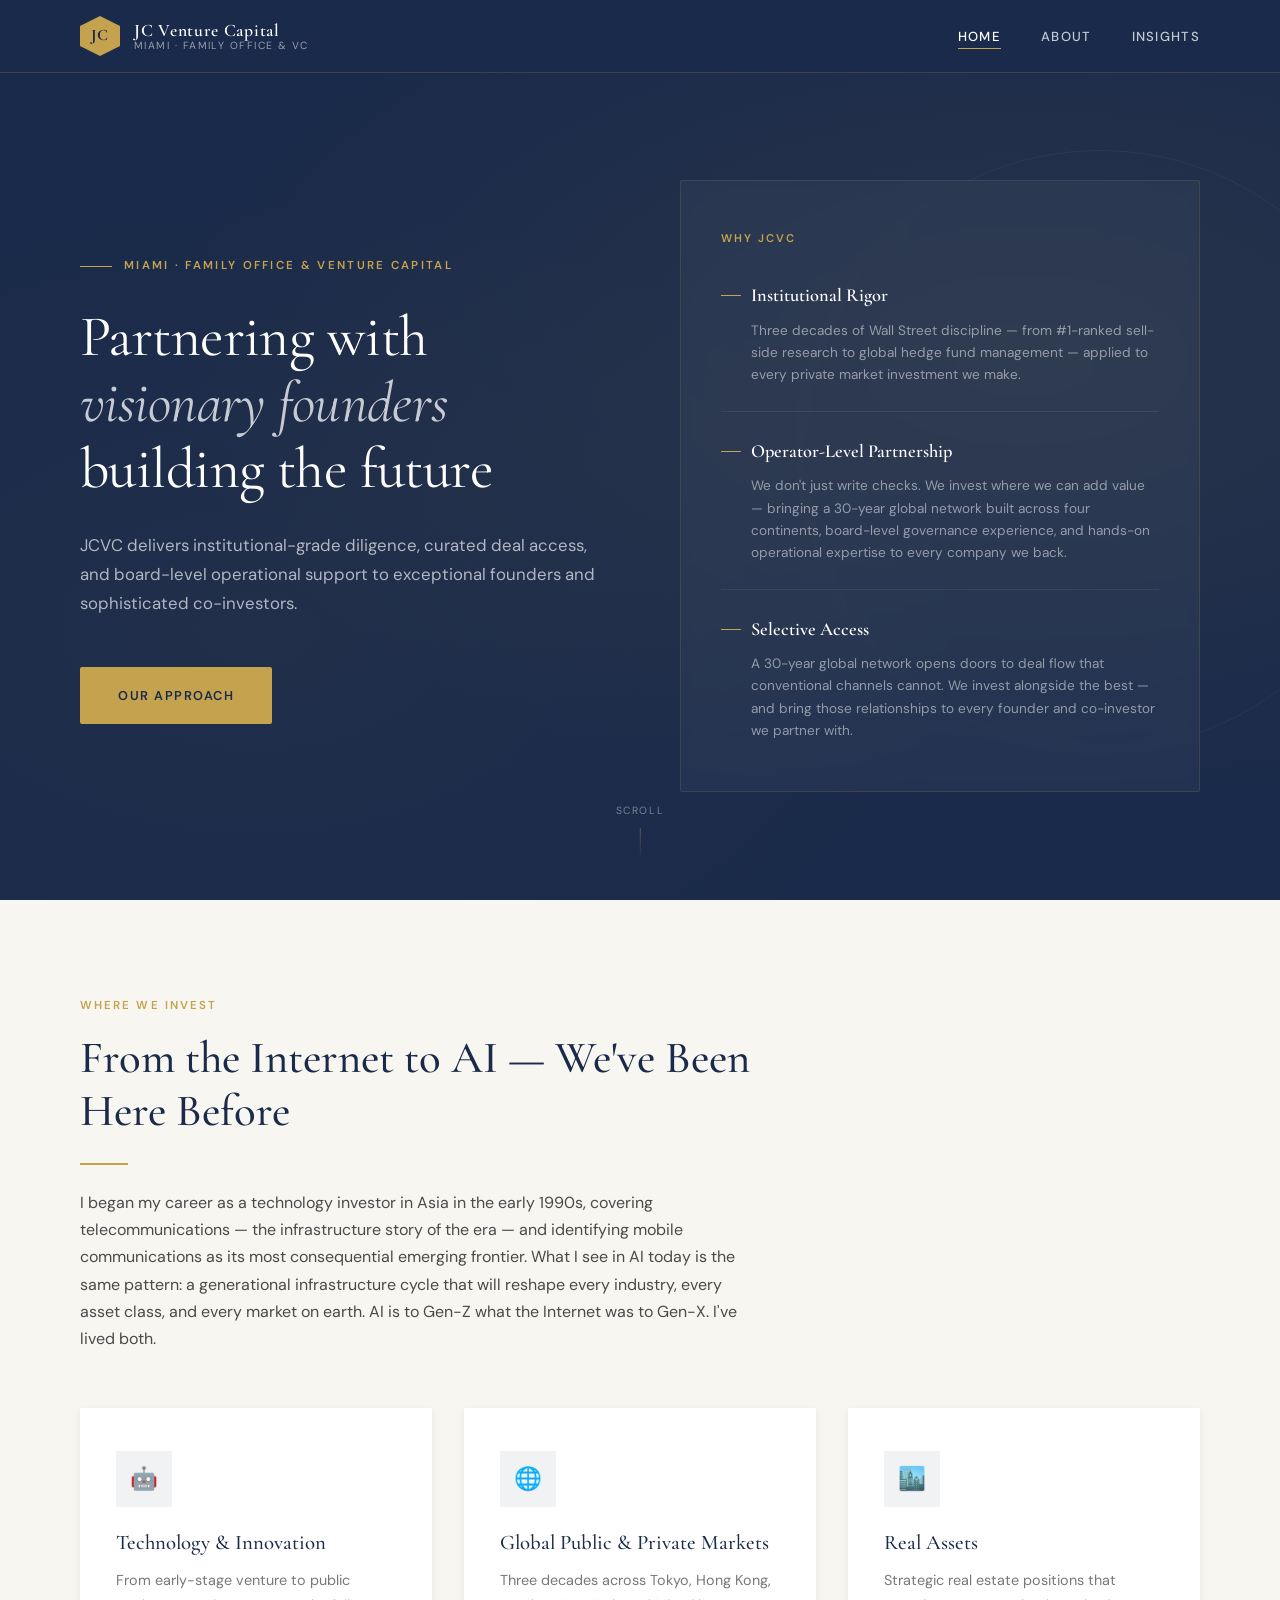
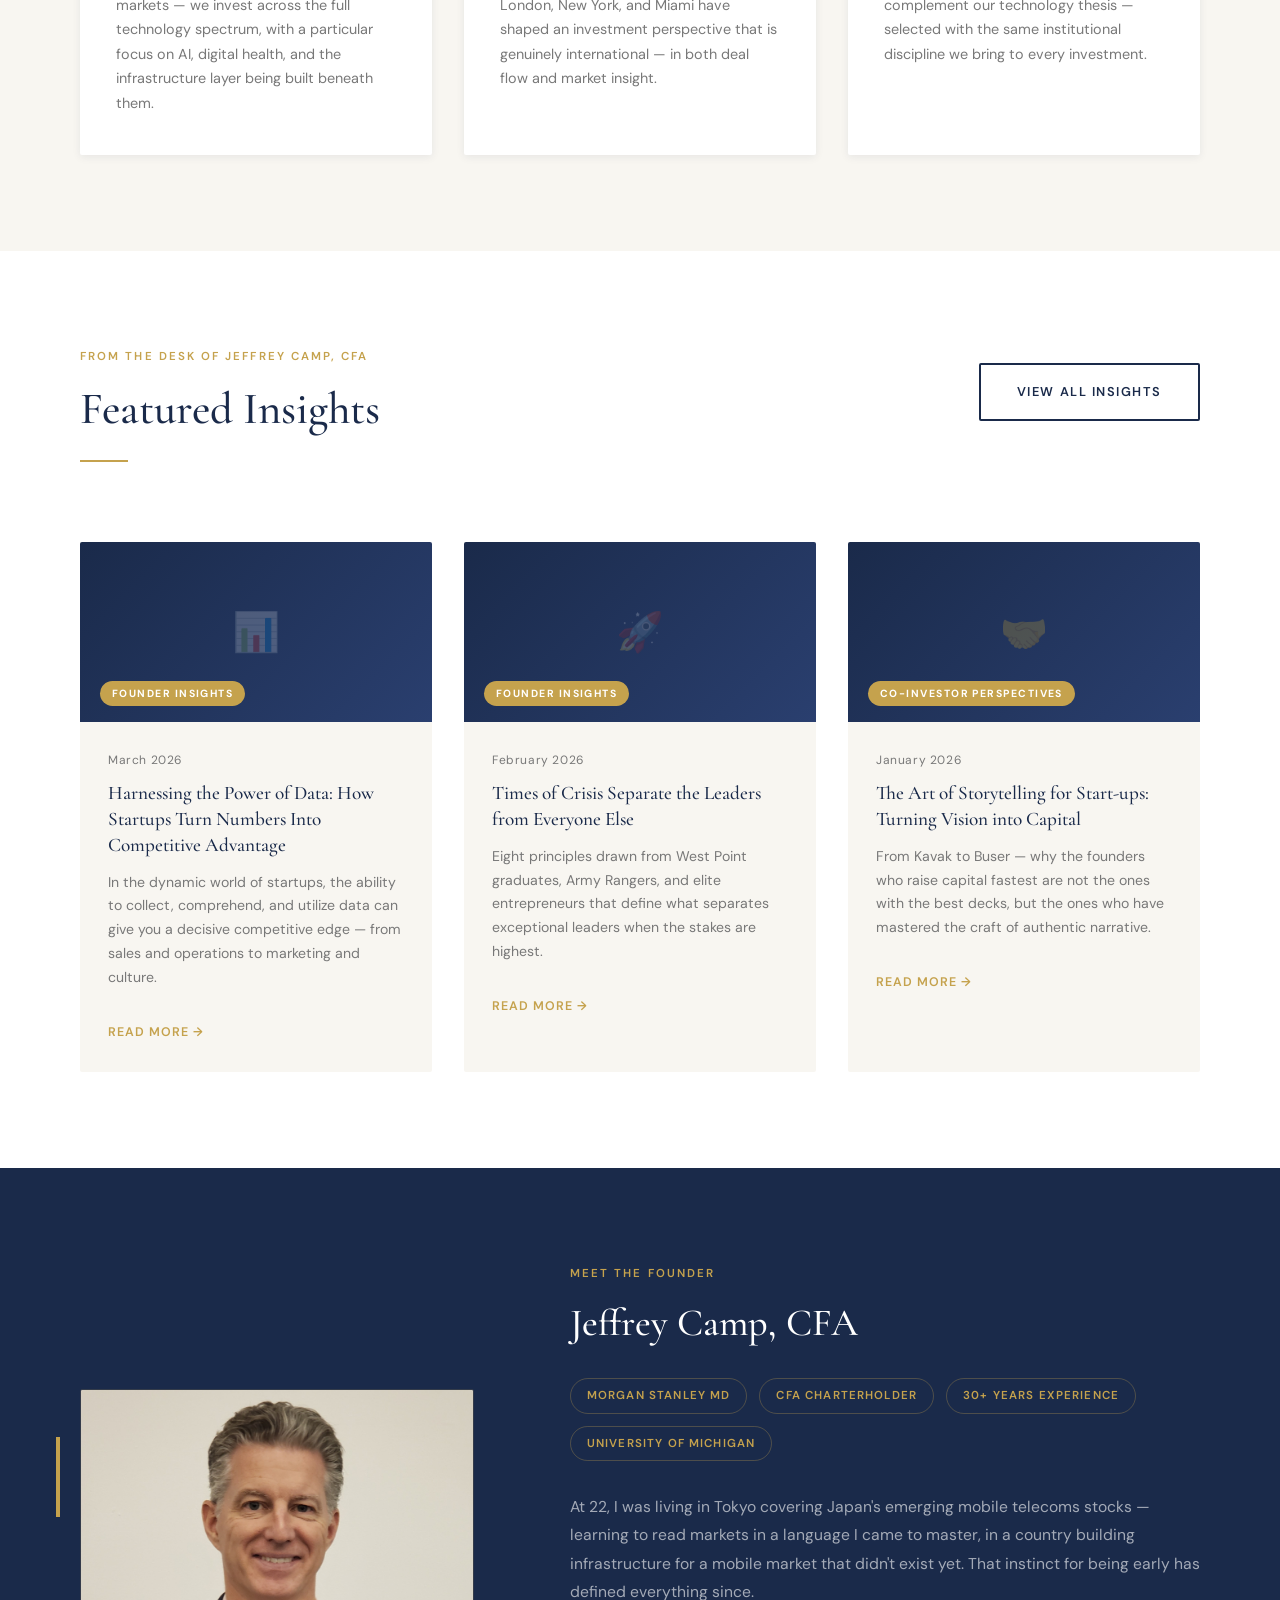
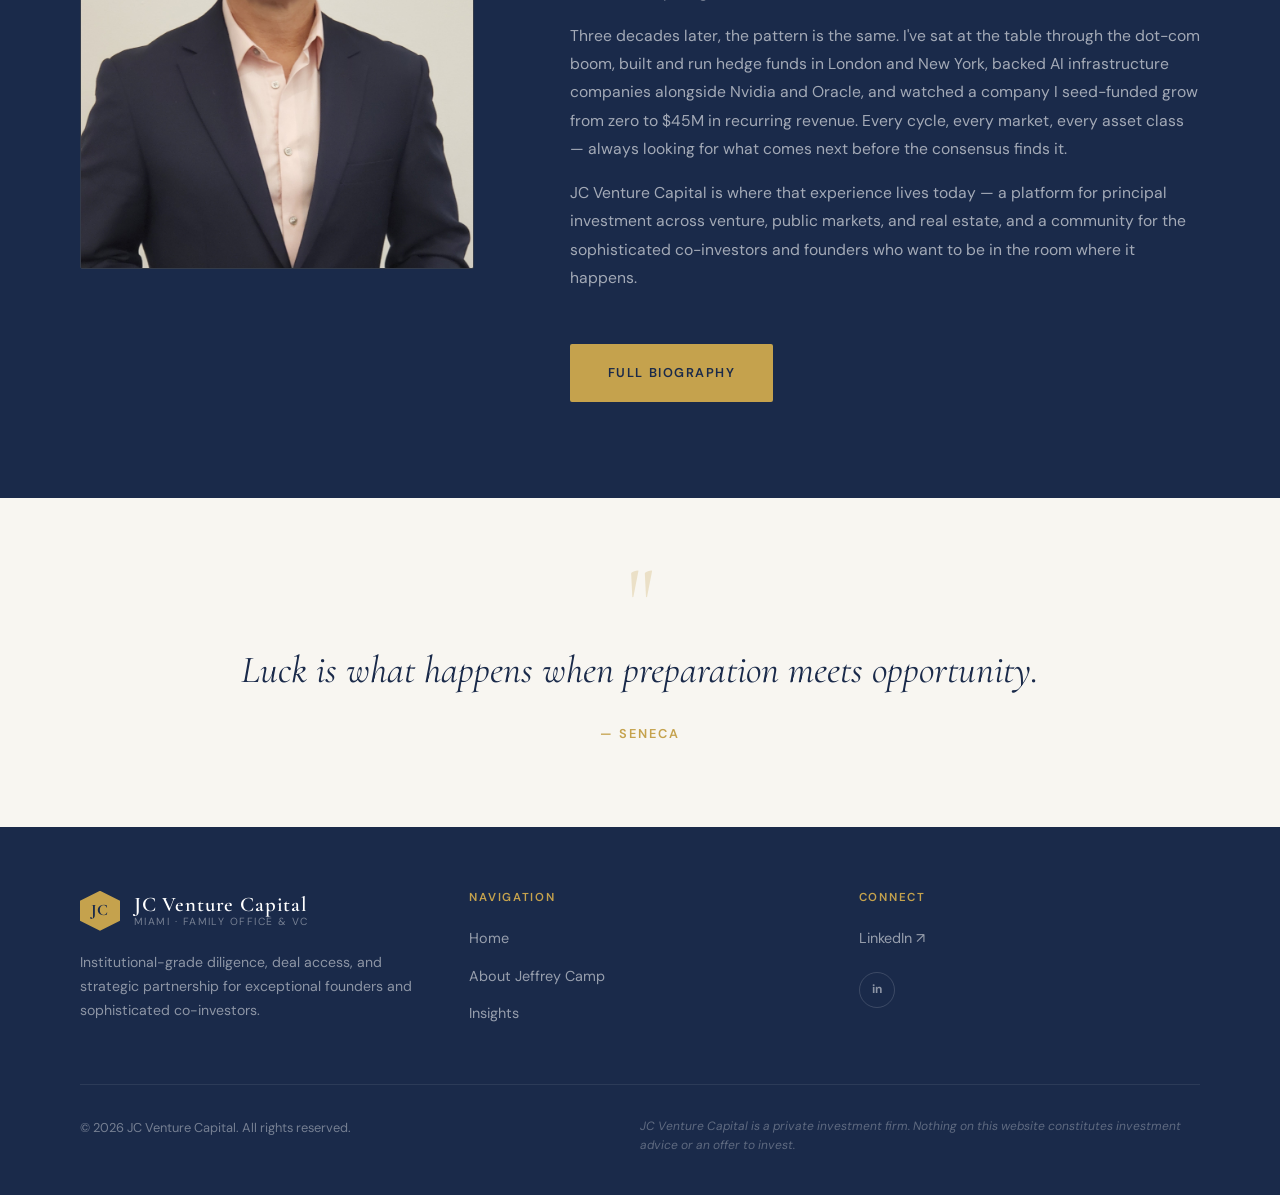
<file: index.html>
<!DOCTYPE html>
<html lang="en">
<head>
  <meta charset="UTF-8" />
  <meta name="viewport" content="width=device-width, initial-scale=1.0" />
  <title>JC Venture Capital — Miami-Based Family Office &amp; Private VC</title>
  <meta name="description" content="JC Venture Capital is a Miami-based family office and private venture capital firm founded by Jeffrey Camp, CFA — providing institutional-grade diligence, deal access, and strategic partnership to exceptional founders and sophisticated co-investors." />
  <link rel="stylesheet" href="style.css" />
  <style>
    /* ── HOME-SPECIFIC STYLES ── */

    /* Hero */
    .hero {
      min-height: 100vh;
      background: var(--navy);
      display: flex;
      align-items: center;
      position: relative;
      overflow: hidden;
      padding-top: 72px;
    }

    .hero::before {
      content: '';
      position: absolute;
      inset: 0;
      background:
        radial-gradient(ellipse at 80% 40%, rgba(197,162,77,0.08) 0%, transparent 60%),
        radial-gradient(ellipse at 20% 70%, rgba(197,162,77,0.04) 0%, transparent 50%);
      pointer-events: none;
    }

    /* Subtle geometric pattern */
    .hero::after {
      content: '';
      position: absolute;
      right: -120px;
      top: 50%;
      transform: translateY(-50%);
      width: 600px;
      height: 600px;
      border: 1px solid rgba(197,162,77,0.08);
      border-radius: 50%;
      pointer-events: none;
    }

    .hero-inner {
      position: relative;
      z-index: 1;
      display: grid;
      grid-template-columns: 1fr 1fr;
      gap: 80px;
      align-items: center;
      padding: 80px 0;
    }

    .hero-content {}

    .hero-eyebrow {
      display: inline-flex;
      align-items: center;
      gap: 12px;
      font-size: 0.72rem;
      font-weight: 600;
      letter-spacing: 0.2em;
      text-transform: uppercase;
      color: var(--gold);
      margin-bottom: 28px;
    }

    .hero-eyebrow::before {
      content: '';
      display: block;
      width: 32px;
      height: 1px;
      background: var(--gold);
    }

    .hero h1 {
      color: var(--white);
      font-size: clamp(2.6rem, 4.5vw, 4rem);
      font-weight: 400;
      line-height: 1.15;
      margin-bottom: 28px;
      letter-spacing: -0.01em;
    }

    .hero h1 em {
      font-style: italic;
      color: rgba(255,255,255,0.75);
    }

    .hero-desc {
      font-size: 1.05rem;
      color: rgba(255,255,255,0.65);
      line-height: 1.75;
      max-width: 520px;
      margin-bottom: 48px;
    }

    .hero-actions {
      display: flex;
      gap: 16px;
      flex-wrap: wrap;
    }

    /* Hero right panel — Why JCVC */
    .hero-panel {
      background: rgba(255,255,255,0.04);
      border: 1px solid rgba(197,162,77,0.15);
      border-radius: var(--radius);
      padding: 48px 40px;
      backdrop-filter: blur(4px);
    }

    .hero-panel-label {
      font-size: 0.7rem;
      font-weight: 600;
      letter-spacing: 0.18em;
      text-transform: uppercase;
      color: var(--gold);
      margin-bottom: 32px;
      display: block;
    }

    .hero-pillars {
      display: flex;
      flex-direction: column;
      gap: 0;
    }

    .hero-pillar {
      padding: 24px 0;
      border-bottom: 1px solid rgba(197,162,77,0.12);
    }

    .hero-pillar:last-child { border-bottom: none; padding-bottom: 0; }
    .hero-pillar:first-child { padding-top: 0; }

    .hero-pillar-title {
      font-family: 'Cormorant Garamond', serif;
      font-size: 1.15rem;
      font-weight: 600;
      color: var(--white);
      margin-bottom: 8px;
      display: flex;
      align-items: center;
      gap: 10px;
    }

    .hero-pillar-title::before {
      content: '';
      display: block;
      width: 20px;
      height: 1px;
      background: var(--gold);
      flex-shrink: 0;
    }

    .hero-pillar-text {
      font-size: 0.85rem;
      color: rgba(255,255,255,0.5);
      line-height: 1.65;
      padding-left: 30px;
    }

    /* Scroll indicator */
    .scroll-hint {
      position: absolute;
      bottom: 40px;
      left: 50%;
      transform: translateX(-50%);
      display: flex;
      flex-direction: column;
      align-items: center;
      gap: 8px;
      opacity: 0.4;
      animation: scrollBounce 2.5s ease infinite;
    }

    .scroll-hint span {
      font-size: 0.65rem;
      letter-spacing: 0.15em;
      text-transform: uppercase;
      color: var(--white);
    }

    .scroll-arrow {
      width: 1px;
      height: 32px;
      background: linear-gradient(to bottom, var(--gold), transparent);
    }

    @keyframes scrollBounce {
      0%, 100% { opacity: 0.4; transform: translateX(-50%) translateY(0); }
      50% { opacity: 0.6; transform: translateX(-50%) translateY(4px); }
    }

    /* ── Investment Focus ── */
    .focus-section { background: var(--cream); }

    .focus-card {
      background: var(--white);
      border-radius: var(--radius);
      padding: 40px 36px;
      box-shadow: var(--shadow-sm);
      border-top: 3px solid transparent;
      transition: all 0.3s ease;
      position: relative;
      overflow: hidden;
    }

    .focus-card::before {
      content: '';
      position: absolute;
      top: 0; left: 0; right: 0;
      height: 3px;
      background: var(--gold);
      transform: scaleX(0);
      transform-origin: left;
      transition: transform 0.3s ease;
    }

    .focus-card:hover::before { transform: scaleX(1); }
    .focus-card:hover { box-shadow: var(--shadow-md); transform: translateY(-4px); }

    .focus-icon {
      width: 56px;
      height: 56px;
      background: rgba(26,42,74,0.06);
      border-radius: var(--radius);
      display: flex;
      align-items: center;
      justify-content: center;
      margin-bottom: 24px;
      font-size: 1.4rem;
    }

    .focus-card h3 {
      font-size: 1.3rem;
      margin-bottom: 12px;
      color: var(--navy);
    }

    .focus-card p { font-size: 0.9rem; color: var(--text-light); line-height: 1.7; }

    /* ── Insights Section ── */
    .insights-section { background: var(--white); }

    .insight-card {
      background: var(--cream);
      border-radius: var(--radius);
      overflow: hidden;
      transition: all 0.3s ease;
    }

    .insight-card:hover { box-shadow: var(--shadow-md); transform: translateY(-4px); }

    .insight-card-image {
      height: 180px;
      background: var(--navy);
      position: relative;
      overflow: hidden;
    }

    .insight-card-image-placeholder {
      width: 100%;
      height: 100%;
      background: linear-gradient(135deg, var(--navy) 0%, #2a3f6f 100%);
      display: flex;
      align-items: center;
      justify-content: center;
    }

    .insight-card-image-placeholder::after {
      content: attr(data-icon);
      font-size: 2.4rem;
      opacity: 0.2;
    }

    .insight-category {
      position: absolute;
      bottom: 16px;
      left: 20px;
      font-size: 0.65rem;
      font-weight: 700;
      letter-spacing: 0.14em;
      text-transform: uppercase;
      color: var(--white);
      background: var(--gold);
      padding: 4px 12px;
      border-radius: 100px;
    }

    .insight-card-body { padding: 28px; }

    .insight-date {
      font-size: 0.75rem;
      color: var(--text-light);
      letter-spacing: 0.05em;
      margin-bottom: 10px;
    }

    .insight-card-body h3 {
      font-size: 1.2rem;
      line-height: 1.35;
      margin-bottom: 12px;
      color: var(--navy);
    }

    .insight-card-body h3 a {
      color: var(--navy);
      transition: color var(--transition);
    }
    .insight-card-body h3 a:hover { color: var(--gold); }

    .insight-card-body p { font-size: 0.88rem; color: var(--text-light); }

    .insight-read-more {
      display: inline-flex;
      align-items: center;
      gap: 6px;
      font-size: 0.78rem;
      font-weight: 600;
      letter-spacing: 0.08em;
      color: var(--gold);
      text-transform: uppercase;
      margin-top: 16px;
      transition: gap var(--transition);
    }

    .insight-read-more:hover { gap: 10px; color: var(--navy); }

    /* ── Bio Teaser ── */
    .bio-section { background: var(--navy); overflow: hidden; }

    .bio-inner {
      display: grid;
      grid-template-columns: 1fr 1.6fr;
      gap: 96px;
      align-items: center;
    }

    .bio-image-wrap {
      position: relative;
    }

    .bio-image-placeholder {
      width: 100%;
      aspect-ratio: 3/4;
      max-height: 480px;
      background: linear-gradient(160deg, rgba(197,162,77,0.15) 0%, rgba(255,255,255,0.03) 100%);
      border: 1px solid rgba(197,162,77,0.15);
      border-radius: var(--radius);
      display: flex;
      align-items: center;
      justify-content: center;
      flex-direction: column;
      gap: 12px;
    }

    .bio-image-placeholder svg { opacity: 0.15; }

    .bio-image-note {
      font-size: 0.72rem;
      color: rgba(255,255,255,0.3);
      letter-spacing: 0.1em;
      text-align: center;
    }

    .bio-gold-bar {
      position: absolute;
      left: -24px;
      top: 48px;
      width: 4px;
      height: 80px;
      background: var(--gold);
    }

    .bio-content .section-label { color: var(--gold); }

    .bio-content h2 {
      color: var(--white);
      margin-bottom: 24px;
      font-size: clamp(1.8rem, 3vw, 2.6rem);
    }

    .bio-content p { color: rgba(255,255,255,0.6); font-size: 0.98rem; line-height: 1.8; }

    .bio-credentials {
      display: flex;
      flex-wrap: wrap;
      gap: 12px;
      margin: 32px 0;
    }

    .credential-tag {
      font-size: 0.72rem;
      font-weight: 600;
      letter-spacing: 0.1em;
      text-transform: uppercase;
      color: var(--gold);
      border: 1px solid rgba(197,162,77,0.3);
      padding: 7px 16px;
      border-radius: 100px;
    }

    /* ── Quote Banner ── */
    .quote-section {
      background: var(--cream);
      padding: 80px 0;
      text-align: center;
    }

    .quote-text {
      font-family: 'Cormorant Garamond', serif;
      font-size: clamp(1.6rem, 3vw, 2.4rem);
      font-style: italic;
      color: var(--navy);
      font-weight: 400;
      max-width: 800px;
      margin: 0 auto 20px;
      line-height: 1.5;
    }

    .quote-attr {
      font-size: 0.8rem;
      font-weight: 600;
      letter-spacing: 0.15em;
      text-transform: uppercase;
      color: var(--gold);
    }

    .quote-mark {
      font-family: 'Cormorant Garamond', serif;
      font-size: 6rem;
      line-height: 0.5;
      color: var(--gold);
      opacity: 0.25;
      display: block;
      margin-bottom: 16px;
    }

    /* ── Responsive adjustments ── */
    @media (max-width: 900px) {
      .hero-inner { grid-template-columns: 1fr; gap: 48px; }
      .hero-panel { display: none; }
      .bio-inner { grid-template-columns: 1fr; gap: 48px; }
      .bio-image-wrap { display: none; }
    }
  </style>
</head>
<body>

  <!-- ══════ NAVIGATION ══════ -->
  <header class="site-header" id="site-header">
    <div class="container">
      <nav class="nav-inner">
        <a href="index.html" class="nav-logo" aria-label="JC Venture Capital Home">
          <div class="nav-logo-mark"><span>JC</span></div>
          <div class="nav-logo-text">
            <span class="nav-logo-name">JC Venture Capital</span>
            <span class="nav-logo-sub">Miami · Family Office &amp; VC</span>
          </div>
        </a>
        <ul class="nav-links" id="nav-links">
          <li><a href="index.html" class="active">Home</a></li>
          <li><a href="about.html">About</a></li>
          <li><a href="insights.html">Insights</a></li>
        </ul>
        <button class="nav-toggle" id="nav-toggle" aria-label="Toggle navigation">
          <span></span><span></span><span></span>
        </button>
      </nav>
    </div>
  </header>

  <!-- ══════ HERO ══════ -->
  <section class="hero" id="hero">
    <div class="container">
      <div class="hero-inner">

        <!-- Left: Copy -->
        <div class="hero-content fade-in">
          <span class="hero-eyebrow">Miami · Family Office &amp; Venture Capital</span>
          <h1>Partnering with <em>visionary founders</em> building the future</h1>
          <p class="hero-desc">
            JCVC delivers institutional-grade diligence, curated deal access, and board-level
            operational support to exceptional founders and sophisticated co-investors.
          </p>
          <div class="hero-actions">
            <a href="about.html" class="btn btn-primary">Our Approach</a>
          </div>
        </div>

        <!-- Right: Why JCVC panel -->
        <div class="hero-panel fade-in">
          <span class="hero-panel-label">Why JCVC</span>
          <div class="hero-pillars">

            <div class="hero-pillar">
              <div class="hero-pillar-title">Institutional Rigor</div>
              <p class="hero-pillar-text">Three decades of Wall Street discipline — from #1-ranked sell-side research to global hedge fund management — applied to every private market investment we make.</p>
            </div>

            <div class="hero-pillar">
              <div class="hero-pillar-title">Operator-Level Partnership</div>
              <p class="hero-pillar-text">We don't just write checks. We invest where we can add value — bringing a 30-year global network built across four continents, board-level governance experience, and hands-on operational expertise to every company we back.</p>
            </div>

            <div class="hero-pillar">
              <div class="hero-pillar-title">Selective Access</div>
              <p class="hero-pillar-text">A 30-year global network opens doors to deal flow that conventional channels cannot. We invest alongside the best — and bring those relationships to every founder and co-investor we partner with.</p>
            </div>

          </div>
        </div>

      </div>
    </div>
    <div class="scroll-hint">
      <span>Scroll</span>
      <div class="scroll-arrow"></div>
    </div>
  </section>

  <!-- ══════ INVESTMENT FOCUS ══════ -->
  <section class="focus-section section" id="investment-focus">
    <div class="container">
      <div class="section-header fade-in">
        <span class="section-label">Where We Invest</span>
        <h2>From the Internet to AI — We've Been Here Before</h2>
        <div class="divider"></div>
        <p>I began my career as a technology investor in Asia in the early 1990s, covering telecommunications — the infrastructure story of the era — and identifying mobile communications as its most consequential emerging frontier. What I see in AI today is the same pattern: a generational infrastructure cycle that will reshape every industry, every asset class, and every market on earth. AI is to Gen-Z what the Internet was to Gen-X. I've lived both.</p>
      </div>

      <div class="grid-3">

        <div class="focus-card fade-in">
          <div class="focus-icon">🤖</div>
          <h3>Technology &amp; Innovation</h3>
          <p>From early-stage venture to public markets — we invest across the full technology spectrum, with a particular focus on AI, digital health, and the infrastructure layer being built beneath them.</p>
        </div>

        <div class="focus-card fade-in">
          <div class="focus-icon">🌐</div>
          <h3>Global Public &amp; Private Markets</h3>
          <p>Three decades across Tokyo, Hong Kong, London, New York, and Miami have shaped an investment perspective that is genuinely international — in both deal flow and market insight.</p>
        </div>

        <div class="focus-card fade-in">
          <div class="focus-icon">🏙️</div>
          <h3>Real Assets</h3>
          <p>Strategic real estate positions that complement our technology thesis — selected with the same institutional discipline we bring to every investment.</p>
        </div>

      </div>
    </div>
  </section>

  <!-- ══════ FEATURED INSIGHTS ══════ -->
  <section class="insights-section section" id="featured-insights">
    <div class="container">
      <div class="section-header fade-in" style="display:flex; justify-content:space-between; align-items:flex-end; max-width:100%;">
        <div>
          <span class="section-label">From the Desk of Jeffrey Camp, CFA</span>
          <h2>Featured Insights</h2>
          <div class="divider"></div>
        </div>
        <a href="insights.html" class="btn btn-outline-navy" style="white-space:nowrap; align-self:flex-start; margin-top:16px;">View All Insights</a>
      </div>

      <div class="grid-3">

        <article class="insight-card fade-in">
          <div class="insight-card-image">
            <div class="insight-card-image-placeholder" data-icon="📊"></div>
            <span class="insight-category">Founder Insights</span>
          </div>
          <div class="insight-card-body">
            <div class="insight-date">March 2026</div>
            <h3><a href="insights.html">Harnessing the Power of Data: How Startups Turn Numbers Into Competitive Advantage</a></h3>
            <p>In the dynamic world of startups, the ability to collect, comprehend, and utilize data can give you a decisive competitive edge — from sales and operations to marketing and culture.</p>
            <a href="insights.html" class="insight-read-more">Read more →</a>
          </div>
        </article>

        <article class="insight-card fade-in">
          <div class="insight-card-image">
            <div class="insight-card-image-placeholder" data-icon="🚀"></div>
            <span class="insight-category">Founder Insights</span>
          </div>
          <div class="insight-card-body">
            <div class="insight-date">February 2026</div>
            <h3><a href="insights.html">Times of Crisis Separate the Leaders from Everyone Else</a></h3>
            <p>Eight principles drawn from West Point graduates, Army Rangers, and elite entrepreneurs that define what separates exceptional leaders when the stakes are highest.</p>
            <a href="insights.html" class="insight-read-more">Read more →</a>
          </div>
        </article>

        <article class="insight-card fade-in">
          <div class="insight-card-image">
            <div class="insight-card-image-placeholder" data-icon="🤝"></div>
            <span class="insight-category">Co-Investor Perspectives</span>
          </div>
          <div class="insight-card-body">
            <div class="insight-date">January 2026</div>
            <h3><a href="insights.html">The Art of Storytelling for Start-ups: Turning Vision into Capital</a></h3>
            <p>From Kavak to Buser — why the founders who raise capital fastest are not the ones with the best decks, but the ones who have mastered the craft of authentic narrative.</p>
            <a href="insights.html" class="insight-read-more">Read more →</a>
          </div>
        </article>

      </div>
    </div>
  </section>

  <!-- ══════ BIO TEASER ══════ -->
  <section class="bio-section section" id="about-teaser">
    <div class="container">
      <div class="bio-inner">

        <div class="bio-image-wrap fade-in">
          <div class="bio-gold-bar"></div>
          <img src="/jeffrey-camp.jpg" alt="Jeffrey Camp, CFA — Founder of JC Venture Capital" style="width:100%; aspect-ratio:3/4; max-height:480px; object-fit:cover; border-radius:var(--radius); border:1px solid rgba(197,162,77,0.15);" />
        </div>

        <div class="bio-content fade-in">
          <span class="section-label">Meet the Founder</span>
          <h2>Jeffrey Camp, CFA</h2>
          <div class="bio-credentials">
            <span class="credential-tag">Morgan Stanley MD</span>
            <span class="credential-tag">CFA Charterholder</span>
            <span class="credential-tag">30+ Years Experience</span>
            <span class="credential-tag">University of Michigan</span>
          </div>
          <p>
            At 22, I was living in Tokyo covering Japan's emerging mobile telecoms stocks — learning to read markets in a language I came to master, in a country building infrastructure for a mobile market that didn't exist yet. That instinct for being early has defined everything since.
          </p>
          <p style="margin-top:16px;">
            Three decades later, the pattern is the same. I've sat at the table through the dot-com boom, built and run hedge funds in London and New York, backed AI infrastructure companies alongside Nvidia and Oracle, and watched a company I seed-funded grow from zero to $45M in recurring revenue. Every cycle, every market, every asset class — always looking for what comes next before the consensus finds it.
          </p>
          <p style="margin-top:16px;">
            JC Venture Capital is where that experience lives today — a platform for principal investment across venture, public markets, and real estate, and a community for the sophisticated co-investors and founders who want to be in the room where it happens.
          </p>
          <a href="about.html" class="btn btn-primary" style="margin-top:36px;">Full Biography</a>
        </div>

      </div>
    </div>
  </section>

  <!-- ══════ QUOTE BANNER ══════ -->
  <section class="quote-section" id="quote">
    <div class="container">
      <span class="quote-mark">"</span>
      <p class="quote-text">
        Luck is what happens when preparation meets opportunity.
      </p>
      <span class="quote-attr">— Seneca</span>
    </div>
  </section>

  <!-- ══════ FOOTER ══════ -->
  <footer class="site-footer">
    <div class="container">
      <div class="footer-inner">

        <div class="footer-brand">
          <div class="nav-logo" style="margin-bottom:16px;">
            <div class="nav-logo-mark"><span>JC</span></div>
            <div class="nav-logo-text">
              <span class="nav-logo-name">JC Venture Capital</span>
              <span class="nav-logo-sub">Miami · Family Office &amp; VC</span>
            </div>
          </div>
          <p>Institutional-grade diligence, deal access, and strategic partnership for exceptional founders and sophisticated co-investors.</p>
        </div>

        <div class="footer-col">
          <h5>Navigation</h5>
          <ul>
            <li><a href="index.html">Home</a></li>
            <li><a href="about.html">About Jeffrey Camp</a></li>
            <li><a href="insights.html">Insights</a></li>
          </ul>
        </div>

        <div class="footer-col">
          <h5>Connect</h5>
          <ul>
            <li><a href="#" id="linkedin-link">LinkedIn ↗</a></li>
          </ul>
          <div class="footer-social" style="margin-top:20px;">
            <a href="#" id="linkedin-icon" aria-label="LinkedIn">in</a>
          </div>
        </div>

      </div>

      <div class="footer-bottom">
        <p class="footer-copyright">© 2026 JC Venture Capital. All rights reserved.</p>
        <p class="footer-disclaimer">
          JC Venture Capital is a private investment firm. Nothing on this website constitutes
          investment advice or an offer to invest.
        </p>
      </div>
    </div>
  </footer>

  <script>
    // Sticky nav shadow on scroll
    const header = document.getElementById('site-header');
    window.addEventListener('scroll', () => {
      header.classList.toggle('scrolled', window.scrollY > 20);
    });

    // Mobile nav toggle
    const toggle = document.getElementById('nav-toggle');
    const navLinks = document.getElementById('nav-links');
    toggle.addEventListener('click', () => {
      navLinks.classList.toggle('open');
    });

    // Intersection Observer for fade-in
    const observer = new IntersectionObserver((entries) => {
      entries.forEach(e => {
        if (e.isIntersecting) {
          e.target.classList.add('visible');
        }
      });
    }, { threshold: 0.1, rootMargin: '0px 0px -40px 0px' });

    document.querySelectorAll('.fade-in').forEach(el => observer.observe(el));
  </script>

</body>
</html>
</file>
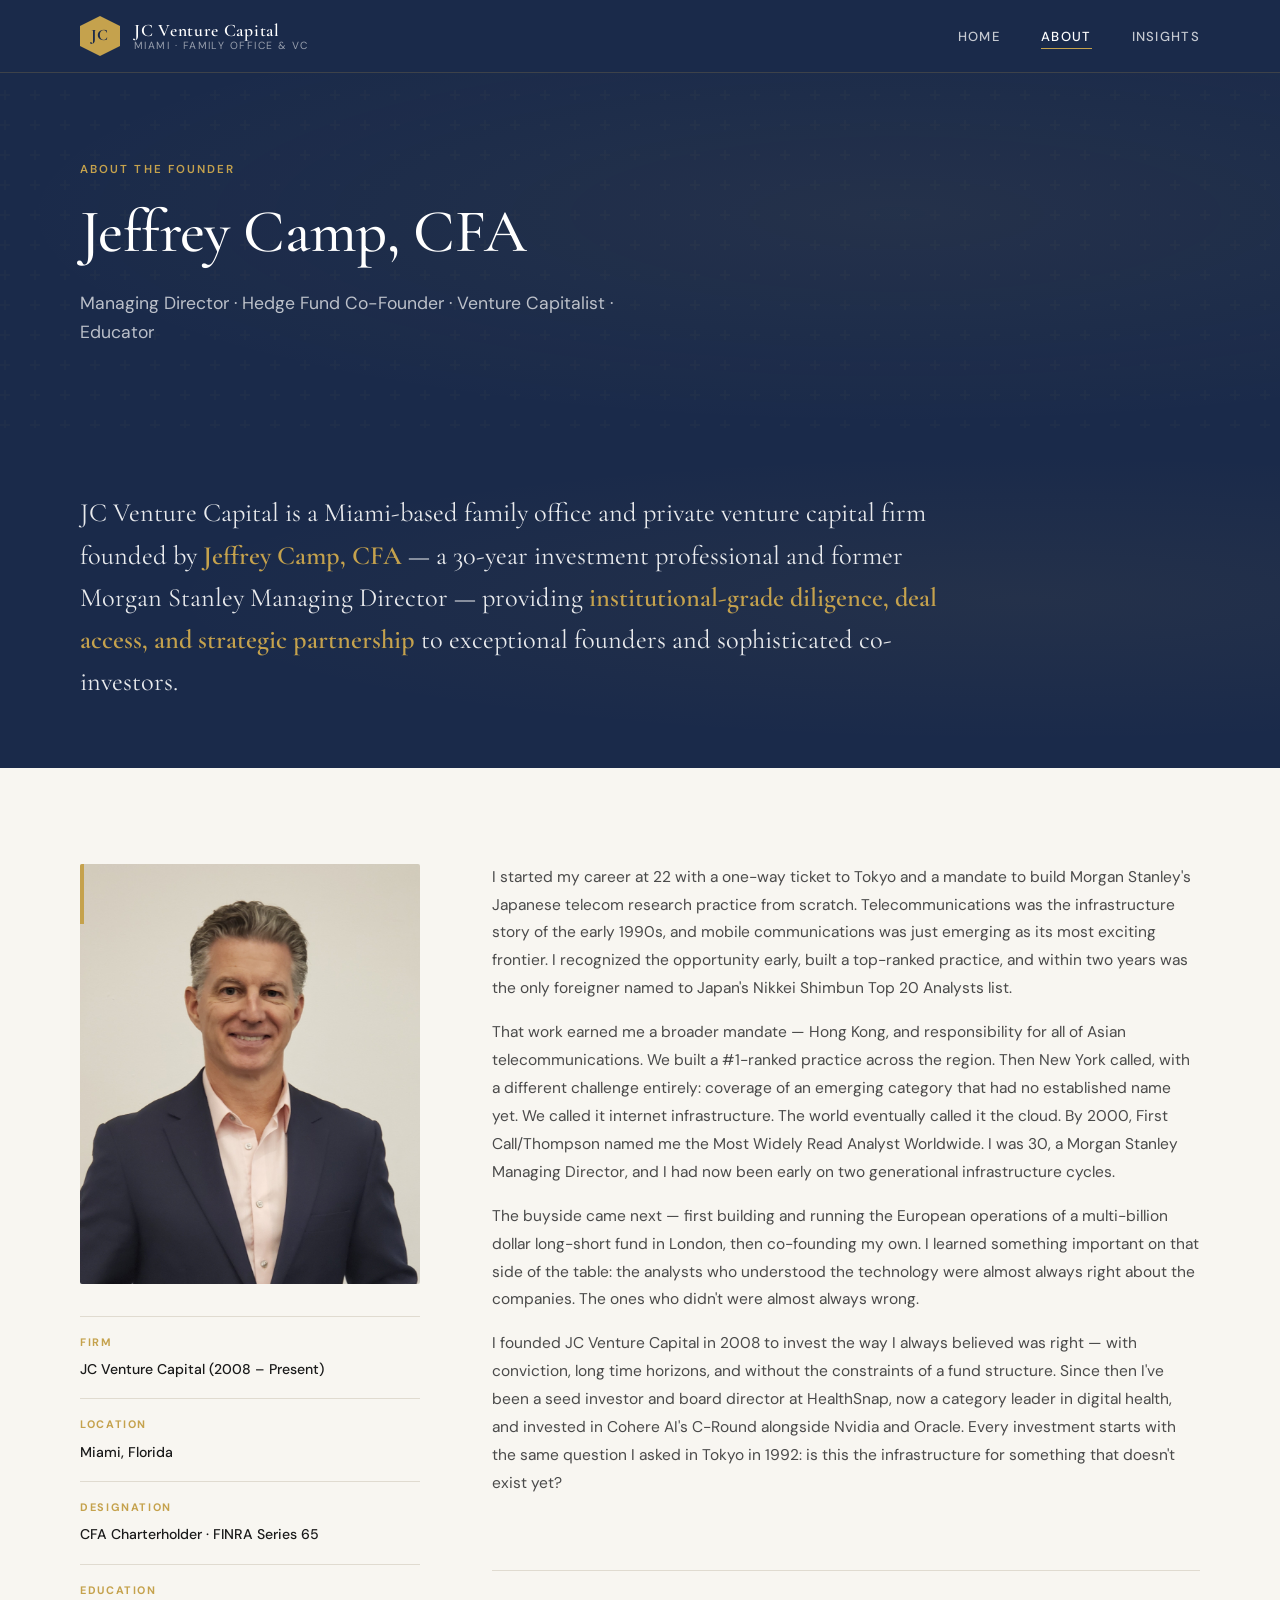
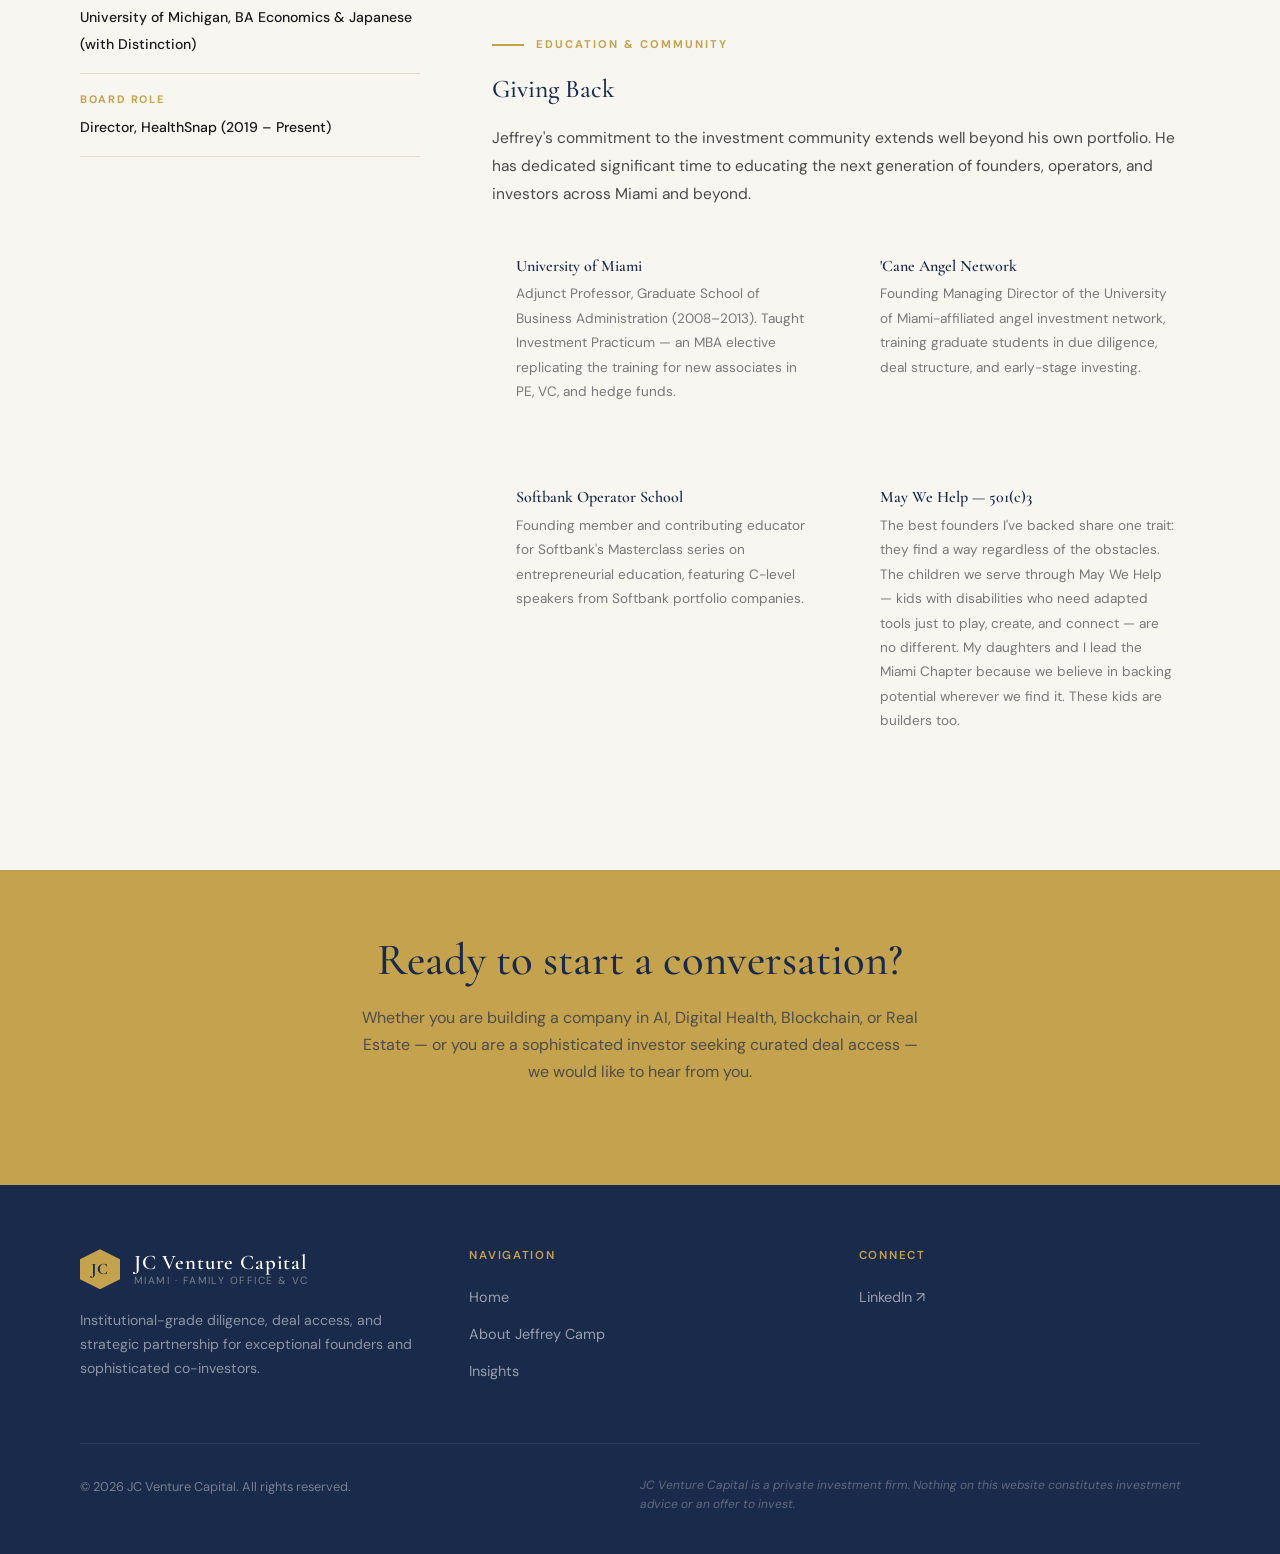
<file: about.html>
<!DOCTYPE html>
<html lang="en">
<head>
  <meta charset="UTF-8" />
  <meta name="viewport" content="width=device-width, initial-scale=1.0" />
  <title>About Jeffrey Camp, CFA — JC Venture Capital</title>
  <meta name="description" content="Jeffrey Camp, CFA — a 30-year investment professional and former Morgan Stanley Managing Director — is the founder of JC Venture Capital, a Miami-based family office and private VC firm." />
  <link rel="stylesheet" href="style.css" />
  <style>

    /* ── ABOUT-SPECIFIC STYLES ── */

    /* Positioning Statement Banner */
    .positioning-banner {
      background: var(--navy);
      padding: 64px 0;
      position: relative;
      overflow: hidden;
    }

    .positioning-banner::before {
      content: '';
      position: absolute;
      inset: 0;
      background: radial-gradient(ellipse at 80% 50%, rgba(197,162,77,0.06) 0%, transparent 60%);
      pointer-events: none;
    }

    .positioning-text {
      font-family: 'Cormorant Garamond', serif;
      font-size: clamp(1.2rem, 2.2vw, 1.65rem);
      color: rgba(255,255,255,0.9);
      font-weight: 400;
      line-height: 1.6;
      max-width: 900px;
      position: relative;
      z-index: 1;
    }

    .positioning-text strong { color: var(--gold); font-weight: 600; }

    /* Bio Layout */
    .bio-layout {
      display: grid;
      grid-template-columns: 340px 1fr;
      gap: 72px;
      align-items: start;
    }

    .bio-sidebar { position: sticky; top: 104px; }

    .bio-photo {
      width: 100%;
      aspect-ratio: 3/4;
      max-height: 420px;
      border-radius: var(--radius);
      margin-bottom: 32px;
      position: relative;
      overflow: hidden;
    }

    .bio-photo::after {
      content: '';
      position: absolute;
      left: 0; top: 0;
      width: 4px;
      height: 60px;
      background: var(--gold);
    }

    .bio-photo-note {
      font-size: 0.72rem;
      color: var(--text-light);
      letter-spacing: 0.1em;
      text-align: center;
    }

    .sidebar-credentials {}

    .sidebar-cred-item {
      padding: 16px 0;
      border-bottom: 1px solid var(--border);
    }

    .sidebar-cred-item:first-child { border-top: 1px solid var(--border); }

    .sidebar-cred-label {
      font-size: 0.68rem;
      font-weight: 700;
      letter-spacing: 0.15em;
      text-transform: uppercase;
      color: var(--gold);
      display: block;
      margin-bottom: 4px;
    }

    .sidebar-cred-value {
      font-size: 0.88rem;
      color: var(--text-dark);
      font-weight: 500;
    }

    /* Bio main content */
    .bio-main {}

    .career-phase {
      margin-bottom: 56px;
      padding-bottom: 56px;
      border-bottom: 1px solid var(--border);
    }

    .career-phase:last-child {
      border-bottom: none;
      margin-bottom: 0;
      padding-bottom: 0;
    }

    .phase-era {
      display: inline-flex;
      align-items: center;
      gap: 12px;
      margin-bottom: 20px;
    }

    .phase-era-bar {
      width: 32px;
      height: 2px;
      background: var(--gold);
    }

    .phase-era-text {
      font-size: 0.7rem;
      font-weight: 700;
      letter-spacing: 0.18em;
      text-transform: uppercase;
      color: var(--gold);
    }

    .career-phase h3 {
      font-size: clamp(1.3rem, 2vw, 1.7rem);
      color: var(--navy);
      margin-bottom: 20px;
    }

    .career-phase p {
      font-size: 0.97rem;
      color: var(--text-mid);
      line-height: 1.8;
      margin-bottom: 16px;
    }

    /* Achievement pills */
    .achievement-grid {
      display: grid;
      grid-template-columns: 1fr 1fr;
      gap: 16px;
      margin-top: 28px;
    }

    .achievement-item {
      background: var(--cream);
      border-radius: var(--radius);
      padding: 20px 24px;
      border-left: 3px solid var(--gold);
    }

    .achievement-item-title {
      font-size: 0.78rem;
      font-weight: 700;
      letter-spacing: 0.06em;
      color: var(--navy);
      margin-bottom: 6px;
      text-transform: uppercase;
    }

    .achievement-item-detail {
      font-size: 0.85rem;
      color: var(--text-light);
      line-height: 1.55;
    }

    /* Portfolio highlights */
    .portfolio-card {
      background: var(--white);
      border: 1px solid var(--border);
      border-radius: var(--radius);
      padding: 32px;
      margin-bottom: 20px;
      display: grid;
      grid-template-columns: auto 1fr;
      gap: 28px;
      align-items: start;
      transition: box-shadow var(--transition), transform var(--transition);
    }

    .portfolio-card:hover { box-shadow: var(--shadow-md); transform: translateY(-2px); }

    .portfolio-icon {
      width: 56px;
      height: 56px;
      background: var(--navy);
      border-radius: var(--radius);
      display: flex;
      align-items: center;
      justify-content: center;
      font-size: 1.4rem;
      flex-shrink: 0;
    }

    .portfolio-info h4 { color: var(--navy); margin-bottom: 6px; }

    .portfolio-meta {
      display: flex;
      gap: 12px;
      flex-wrap: wrap;
      margin-bottom: 10px;
    }

    .portfolio-tag {
      font-size: 0.68rem;
      font-weight: 600;
      letter-spacing: 0.1em;
      text-transform: uppercase;
      color: var(--gold);
      background: rgba(197,162,77,0.08);
      border: 1px solid rgba(197,162,77,0.2);
      padding: 3px 10px;
      border-radius: 100px;
    }

    .portfolio-info p {
      font-size: 0.88rem;
      color: var(--text-light);
      line-height: 1.65;
    }

    /* Community section */
    .community-grid {
      display: grid;
      grid-template-columns: 1fr 1fr;
      gap: 20px;
      margin-top: 24px;
    }

    .community-item {
      background: var(--cream);
      border-radius: var(--radius);
      padding: 24px;
    }

    .community-item h5 { color: var(--navy); margin-bottom: 6px; font-size: 1rem; }
    .community-item p { font-size: 0.85rem; color: var(--text-light); }

    /* CTA band */
    .about-cta {
      background: var(--gold);
      padding: 64px 0;
      text-align: center;
    }

    .about-cta h2 { color: var(--navy); margin-bottom: 16px; }
    .about-cta p { color: rgba(26,42,74,0.7); max-width: 560px; margin: 0 auto 36px; }

    /* Responsive */
    @media (max-width: 900px) {
      .bio-layout { grid-template-columns: 1fr; }
      .bio-sidebar { position: static; }
      .bio-photo { max-height: 280px; aspect-ratio: 16/9; }
      .achievement-grid { grid-template-columns: 1fr; }
      .community-grid { grid-template-columns: 1fr; }
    }
  </style>
</head>
<body>

  <!-- ══════ NAVIGATION ══════ -->
  <header class="site-header" id="site-header">
    <div class="container">
      <nav class="nav-inner">
        <a href="index.html" class="nav-logo" aria-label="JC Venture Capital Home">
          <div class="nav-logo-mark"><span>JC</span></div>
          <div class="nav-logo-text">
            <span class="nav-logo-name">JC Venture Capital</span>
            <span class="nav-logo-sub">Miami · Family Office &amp; VC</span>
          </div>
        </a>
        <ul class="nav-links" id="nav-links">
          <li><a href="index.html">Home</a></li>
          <li><a href="about.html" class="active">About</a></li>
          <li><a href="insights.html">Insights</a></li>
        </ul>
        <button class="nav-toggle" id="nav-toggle" aria-label="Toggle navigation">
          <span></span><span></span><span></span>
        </button>
      </nav>
    </div>
  </header>

  <!-- ══════ PAGE HERO ══════ -->
  <section class="page-hero">
    <div class="container">
      <div class="page-hero-content">
        <span class="section-label">About the Founder</span>
        <h1>Jeffrey Camp, CFA</h1>
        <p>Managing Director · Hedge Fund Co-Founder · Venture Capitalist · Educator</p>
      </div>
    </div>
  </section>

  <!-- ══════ POSITIONING STATEMENT ══════ -->
  <section class="positioning-banner">
    <div class="container">
      <p class="positioning-text fade-in">
        JC Venture Capital is a Miami-based family office and private venture capital firm founded by
        <strong>Jeffrey Camp, CFA</strong> — a 30-year investment professional and former Morgan Stanley
        Managing Director — providing <strong>institutional-grade diligence, deal access, and strategic
        partnership</strong> to exceptional founders and sophisticated co-investors.
      </p>
    </div>
  </section>

  <!-- ══════ BIO SECTION ══════ -->
  <section class="section bg-cream">
    <div class="container">
      <div class="bio-layout">

        <!-- Sidebar -->
        <aside class="bio-sidebar fade-in">
          <div class="bio-photo">
            <img src="jeffrey-camp.jpg" alt="Jeffrey Camp, CFA — Founder and CEO of JC Venture Capital" style="width:100%; height:100%; object-fit:cover; object-position:center top; display:block;" />
          </div>

          <div class="sidebar-credentials">
            <div class="sidebar-cred-item">
              <span class="sidebar-cred-label">Firm</span>
              <span class="sidebar-cred-value">JC Venture Capital (2008 – Present)</span>
            </div>
            <div class="sidebar-cred-item">
              <span class="sidebar-cred-label">Location</span>
              <span class="sidebar-cred-value">Miami, Florida</span>
            </div>
            <div class="sidebar-cred-item">
              <span class="sidebar-cred-label">Designation</span>
              <span class="sidebar-cred-value">CFA Charterholder · FINRA Series 65</span>
            </div>
            <div class="sidebar-cred-item">
              <span class="sidebar-cred-label">Education</span>
              <span class="sidebar-cred-value">University of Michigan, BA Economics &amp; Japanese (with Distinction)</span>
            </div>
            <div class="sidebar-cred-item">
              <span class="sidebar-cred-label">Board Role</span>
              <span class="sidebar-cred-value">Director, HealthSnap (2019 – Present)</span>
            </div>

          </div>
        </aside>

        <!-- Main Content -->
        <main class="bio-main">

          <!-- Flowing Narrative -->
          <div class="career-phase fade-in">
            <p>I started my career at 22 with a one-way ticket to Tokyo and a mandate to build Morgan Stanley's Japanese telecom research practice from scratch. Telecommunications was the infrastructure story of the early 1990s, and mobile communications was just emerging as its most exciting frontier. I recognized the opportunity early, built a top-ranked practice, and within two years was the only foreigner named to Japan's Nikkei Shimbun Top 20 Analysts list.</p>
            <p>That work earned me a broader mandate — Hong Kong, and responsibility for all of Asian telecommunications. We built a #1-ranked practice across the region. Then New York called, with a different challenge entirely: coverage of an emerging category that had no established name yet. We called it internet infrastructure. The world eventually called it the cloud. By 2000, First Call/Thompson named me the Most Widely Read Analyst Worldwide. I was 30, a Morgan Stanley Managing Director, and I had now been early on two generational infrastructure cycles.</p>
            <p>The buyside came next — first building and running the European operations of a multi-billion dollar long-short fund in London, then co-founding my own. I learned something important on that side of the table: the analysts who understood the technology were almost always right about the companies. The ones who didn't were almost always wrong.</p>
            <p>I founded JC Venture Capital in 2008 to invest the way I always believed was right — with conviction, long time horizons, and without the constraints of a fund structure. Since then I've been a seed investor and board director at HealthSnap, now a category leader in digital health, and invested in Cohere AI's C-Round alongside Nvidia and Oracle. Every investment starts with the same question I asked in Tokyo in 1992: is this the infrastructure for something that doesn't exist yet?</p>
          </div>

          <!-- Education & Community -->
          <div class="career-phase fade-in">
            <div class="phase-era">
              <div class="phase-era-bar"></div>
              <span class="phase-era-text">Education &amp; Community</span>
            </div>
            <h3>Giving Back</h3>
            <p>
              Jeffrey's commitment to the investment community extends well beyond his own portfolio.
              He has dedicated significant time to educating the next generation of founders,
              operators, and investors across Miami and beyond.
            </p>
            <div class="community-grid">
              <div class="community-item">
                <h5>University of Miami</h5>
                <p>Adjunct Professor, Graduate School of Business Administration (2008–2013). Taught Investment Practicum — an MBA elective replicating the training for new associates in PE, VC, and hedge funds.</p>
              </div>
              <div class="community-item">
                <h5>'Cane Angel Network</h5>
                <p>Founding Managing Director of the University of Miami-affiliated angel investment network, training graduate students in due diligence, deal structure, and early-stage investing.</p>
              </div>
              <div class="community-item">
                <h5>Softbank Operator School</h5>
                <p>Founding member and contributing educator for Softbank's Masterclass series on entrepreneurial education, featuring C-level speakers from Softbank portfolio companies.</p>
              </div>
              <div class="community-item">
                <h5>May We Help — 501(c)3</h5>
                <p>The best founders I've backed share one trait: they find a way regardless of the obstacles. The children we serve through May We Help — kids with disabilities who need adapted tools just to play, create, and connect — are no different. My daughters and I lead the Miami Chapter because we believe in backing potential wherever we find it. These kids are builders too.</p>
              </div>
            </div>
          </div>

        </main>
      </div>
    </div>
  </section>

  <!-- ══════ CTA BAND ══════ -->
  <section class="about-cta">
    <div class="container fade-in">
      <h2>Ready to start a conversation?</h2>
      <p>
        Whether you are building a company in AI, Digital Health, Blockchain, or Real Estate —
        or you are a sophisticated investor seeking curated deal access — we would like to hear from you.
      </p>
    </div>
  </section>

  <!-- ══════ FOOTER ══════ -->
  <footer class="site-footer">
    <div class="container">
      <div class="footer-inner">
        <div class="footer-brand">
          <div class="nav-logo" style="margin-bottom:16px;">
            <div class="nav-logo-mark"><span>JC</span></div>
            <div class="nav-logo-text">
              <span class="nav-logo-name">JC Venture Capital</span>
              <span class="nav-logo-sub">Miami · Family Office &amp; VC</span>
            </div>
          </div>
          <p>Institutional-grade diligence, deal access, and strategic partnership for exceptional founders and sophisticated co-investors.</p>
        </div>
        <div class="footer-col">
          <h5>Navigation</h5>
          <ul>
            <li><a href="index.html">Home</a></li>
            <li><a href="about.html">About Jeffrey Camp</a></li>
            <li><a href="insights.html">Insights</a></li>
          </ul>
        </div>
        <div class="footer-col">
          <h5>Connect</h5>
          <ul>
            <li><a href="#" id="linkedin-link">LinkedIn ↗</a></li>
          </ul>
        </div>
      </div>
      <div class="footer-bottom">
        <p class="footer-copyright">© 2026 JC Venture Capital. All rights reserved.</p>
        <p class="footer-disclaimer">JC Venture Capital is a private investment firm. Nothing on this website constitutes investment advice or an offer to invest.</p>
      </div>
    </div>
  </footer>

  <script>
    const header = document.getElementById('site-header');
    window.addEventListener('scroll', () => header.classList.toggle('scrolled', window.scrollY > 20));
    const toggle = document.getElementById('nav-toggle');
    const navLinks = document.getElementById('nav-links');
    toggle.addEventListener('click', () => navLinks.classList.toggle('open'));
    const observer = new IntersectionObserver((entries) => {
      entries.forEach(e => { if (e.isIntersecting) e.target.classList.add('visible'); });
    }, { threshold: 0.1, rootMargin: '0px 0px -40px 0px' });
    document.querySelectorAll('.fade-in').forEach(el => observer.observe(el));
  </script>

</body>
</html>
</file>
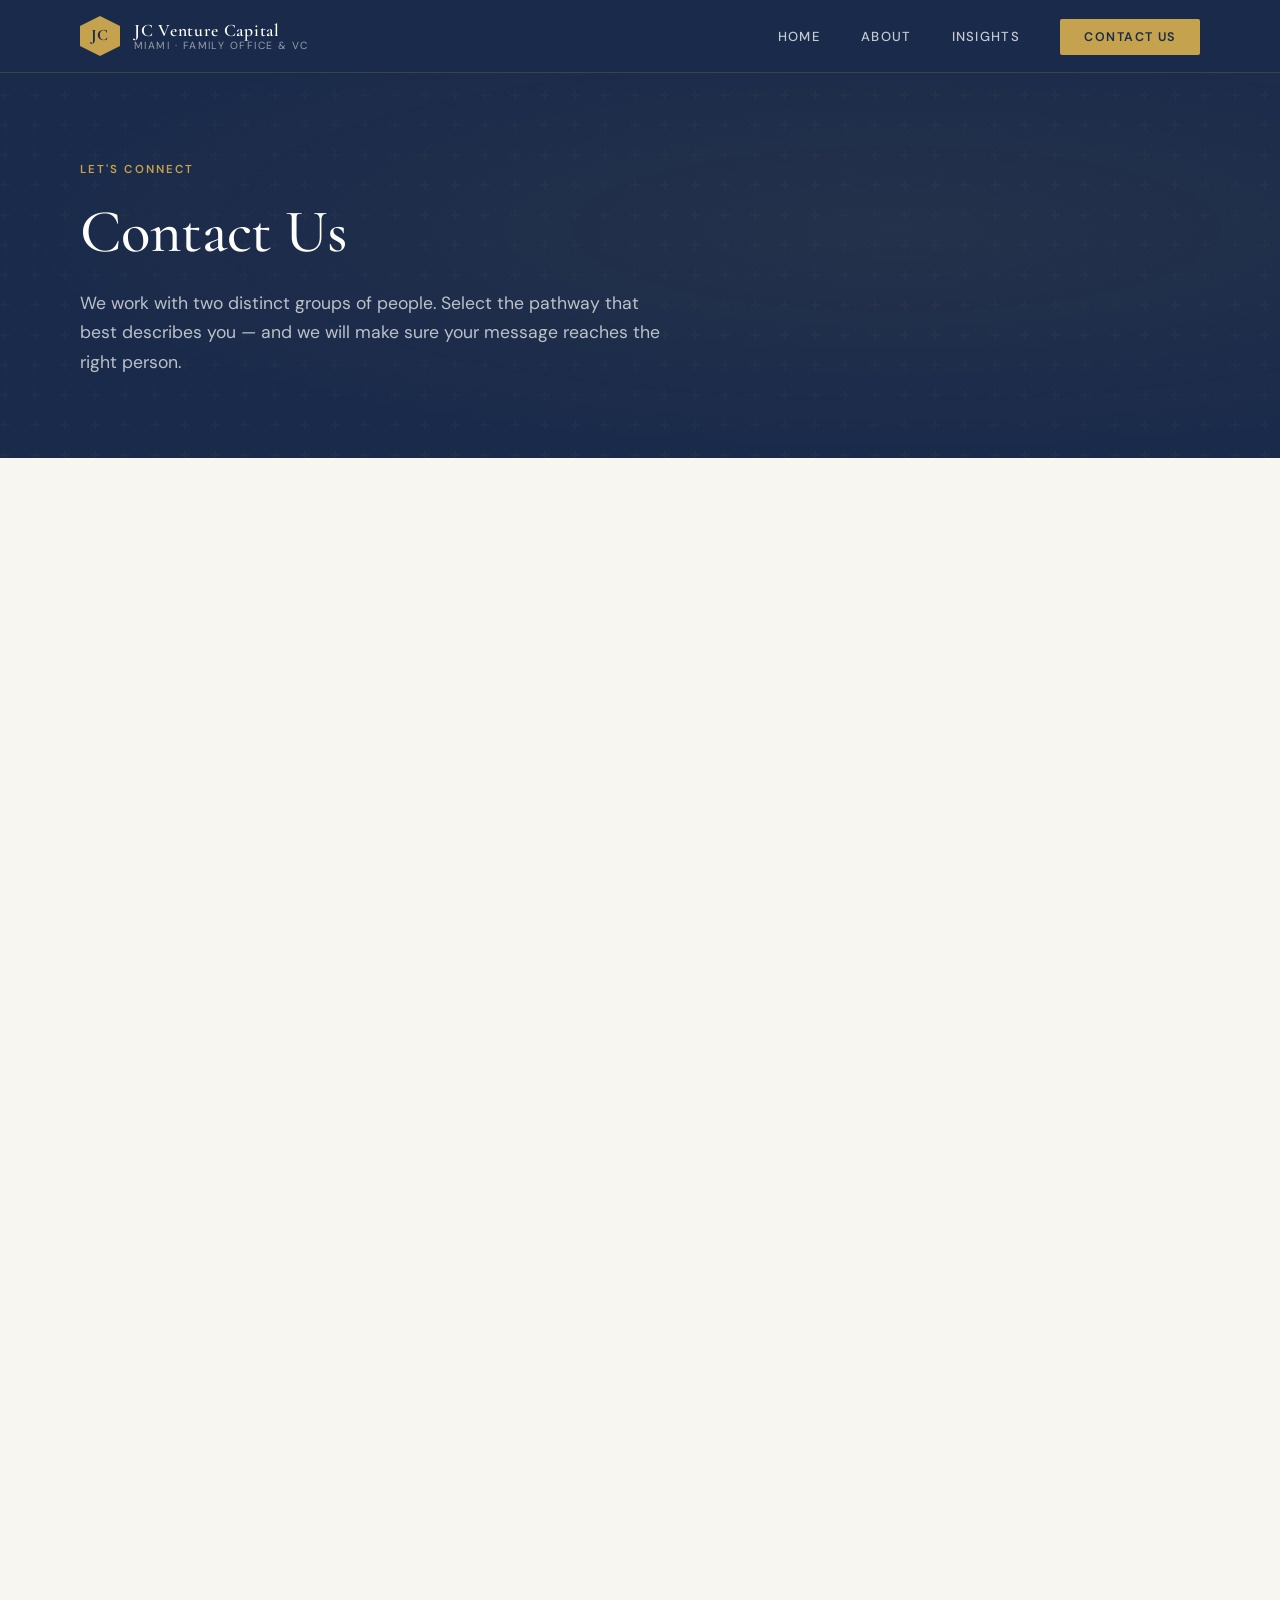
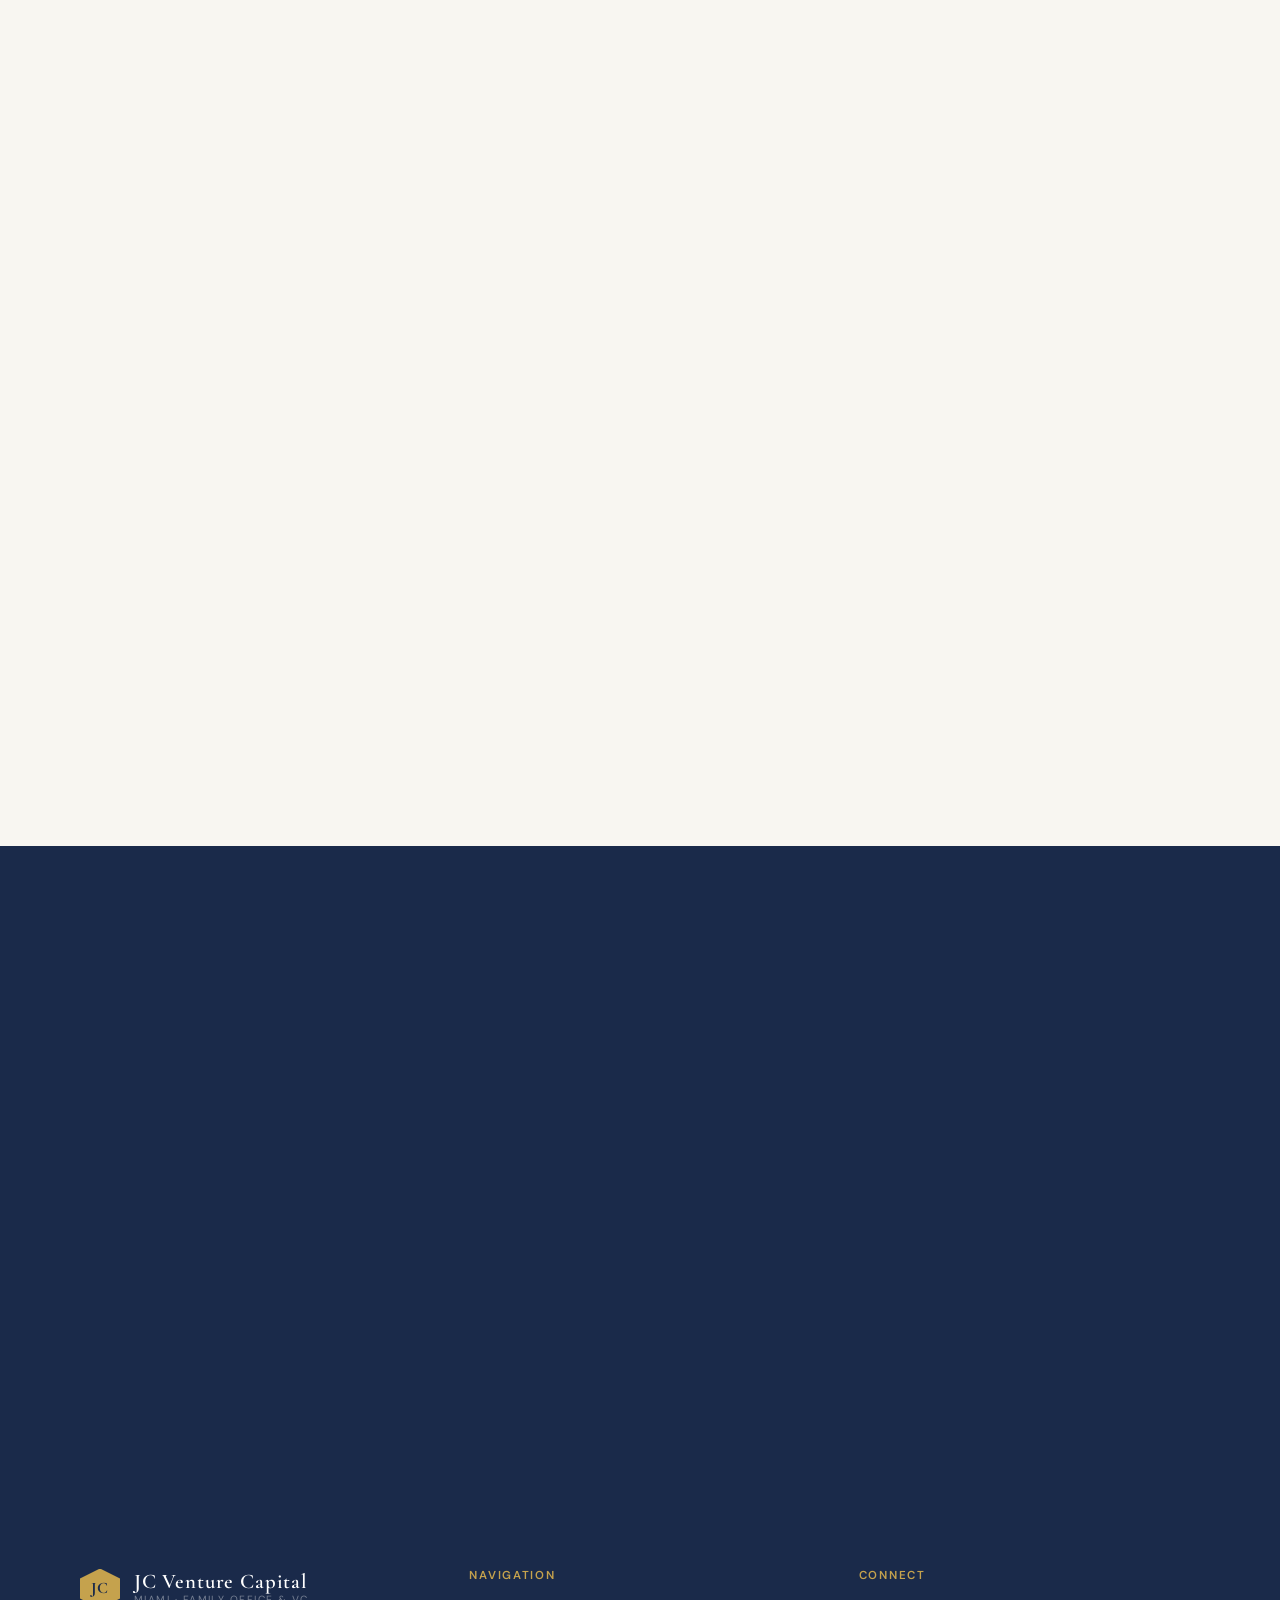
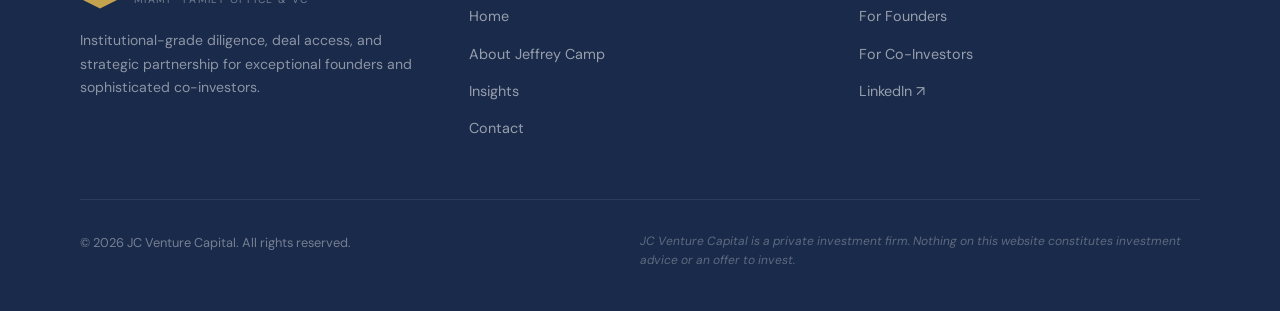
<file: contact.html>
<!DOCTYPE html>
<html lang="en">
<head>
  <meta charset="UTF-8" />
  <meta name="viewport" content="width=device-width, initial-scale=1.0" />
  <title>Contact — JC Venture Capital</title>
  <meta name="description" content="Connect with JC Venture Capital — whether you are a founder seeking an investor with institutional rigor, or a sophisticated co-investor seeking curated deal flow alongside a 30-year investment professional." />
  <link rel="stylesheet" href="style.css" />
  <style>

    /* ── CONTACT-SPECIFIC STYLES ── */

    /* Pathway cards */
    .pathways-section { background: var(--cream); }

    .pathways-grid {
      display: grid;
      grid-template-columns: 1fr 1fr;
      gap: 32px;
      margin-bottom: 72px;
    }

    .pathway-card {
      background: var(--white);
      border-radius: var(--radius);
      padding: 48px 40px;
      box-shadow: var(--shadow-sm);
      border-top: 4px solid var(--gold);
      transition: box-shadow var(--transition), transform var(--transition);
      cursor: pointer;
      position: relative;
      overflow: hidden;
    }

    .pathway-card::before {
      content: '';
      position: absolute;
      top: 0; left: 0; right: 0; bottom: 0;
      background: var(--navy);
      opacity: 0;
      transition: opacity 0.3s ease;
      z-index: 0;
    }

    .pathway-card.active {
      box-shadow: var(--shadow-lg);
      transform: translateY(-4px);
    }

    .pathway-card.active::before { opacity: 1; }

    .pathway-card > * { position: relative; z-index: 1; }

    .pathway-icon {
      width: 64px;
      height: 64px;
      background: rgba(26,42,74,0.06);
      border-radius: var(--radius);
      display: flex;
      align-items: center;
      justify-content: center;
      font-size: 1.8rem;
      margin-bottom: 24px;
      transition: background var(--transition);
    }

    .pathway-card.active .pathway-icon {
      background: rgba(197,162,77,0.15);
    }

    .pathway-card h3 {
      font-size: 1.4rem;
      color: var(--navy);
      margin-bottom: 16px;
      transition: color var(--transition);
    }

    .pathway-card.active h3 { color: var(--white); }

    .pathway-card p {
      font-size: 0.93rem;
      color: var(--text-mid);
      line-height: 1.75;
      transition: color var(--transition);
    }

    .pathway-card.active p { color: rgba(255,255,255,0.65); }

    .pathway-select-btn {
      display: inline-flex;
      align-items: center;
      gap: 8px;
      font-size: 0.75rem;
      font-weight: 700;
      letter-spacing: 0.1em;
      text-transform: uppercase;
      color: var(--gold);
      margin-top: 24px;
      transition: gap var(--transition);
      background: none;
      border: none;
      cursor: pointer;
      font-family: 'DM Sans', sans-serif;
      padding: 0;
    }

    .pathway-select-btn:hover { gap: 12px; }

    .pathway-card.active .pathway-select-btn {
      color: var(--gold);
    }

    /* Contact form */
    .contact-form-section { background: var(--white); padding: 80px 0; }

    .contact-layout {
      display: grid;
      grid-template-columns: 1fr 1.6fr;
      gap: 80px;
      align-items: start;
    }

    .contact-sidebar {}

    .contact-sidebar h3 {
      font-size: 1.6rem;
      margin-bottom: 8px;
    }

    .contact-sidebar-sub {
      font-size: 0.88rem;
      color: var(--text-light);
      margin-bottom: 40px;
    }

    .contact-detail {
      padding: 20px 0;
      border-bottom: 1px solid var(--border);
    }

    .contact-detail:last-of-type { border-bottom: none; }

    .contact-detail-label {
      font-size: 0.68rem;
      font-weight: 700;
      letter-spacing: 0.15em;
      text-transform: uppercase;
      color: var(--gold);
      display: block;
      margin-bottom: 6px;
    }

    .contact-detail-value {
      font-size: 0.92rem;
      color: var(--text-dark);
      font-weight: 500;
    }

    .contact-detail-value a {
      color: var(--navy);
      transition: color var(--transition);
    }

    .contact-detail-value a:hover { color: var(--gold); }

    .response-promise {
      background: var(--cream);
      border-left: 3px solid var(--gold);
      border-radius: 0 var(--radius) var(--radius) 0;
      padding: 20px 24px;
      margin-top: 32px;
    }

    .response-promise p {
      font-size: 0.85rem;
      color: var(--text-mid);
      line-height: 1.6;
      margin: 0;
    }

    /* Form styling */
    .contact-form {
      background: var(--cream);
      border-radius: var(--radius);
      padding: 48px;
    }

    .contact-form-header {
      margin-bottom: 36px;
      padding-bottom: 28px;
      border-bottom: 1px solid var(--border);
    }

    .contact-form-header h4 {
      font-size: 1.5rem;
      color: var(--navy);
      margin-bottom: 6px;
    }

    .contact-form-header p { font-size: 0.88rem; color: var(--text-light); margin: 0; }

    .form-row { margin-bottom: 20px; }

    .form-row-split {
      display: grid;
      grid-template-columns: 1fr 1fr;
      gap: 20px;
    }

    .form-row label {
      display: block;
      font-size: 0.72rem;
      font-weight: 700;
      letter-spacing: 0.1em;
      text-transform: uppercase;
      color: var(--navy);
      margin-bottom: 8px;
    }

    .form-row label .req { color: var(--gold); }

    .form-row input,
    .form-row select,
    .form-row textarea {
      width: 100%;
      background: var(--white);
      border: 1px solid var(--border);
      border-radius: var(--radius);
      padding: 14px 18px;
      font-family: 'DM Sans', sans-serif;
      font-size: 0.9rem;
      color: var(--text-dark);
      outline: none;
      transition: border-color var(--transition), box-shadow var(--transition);
      appearance: none;
    }

    .form-row input::placeholder,
    .form-row textarea::placeholder { color: rgba(74,74,74,0.4); }

    .form-row input:focus,
    .form-row select:focus,
    .form-row textarea:focus {
      border-color: var(--gold);
      box-shadow: 0 0 0 3px rgba(197,162,77,0.1);
    }

    .select-wrapper { position: relative; }

    .select-wrapper::after {
      content: '▾';
      position: absolute;
      right: 16px;
      top: 50%;
      transform: translateY(-50%);
      color: var(--text-light);
      pointer-events: none;
      font-size: 0.8rem;
    }

    .form-row textarea { resize: vertical; min-height: 140px; }

    .form-row select option { color: var(--text-dark); }

    .form-disclaimer {
      font-size: 0.78rem;
      color: var(--text-light);
      line-height: 1.6;
      margin-bottom: 24px;
      font-style: italic;
    }

    .form-submit-btn {
      width: 100%;
      justify-content: center;
      font-size: 0.85rem;
      padding: 18px 36px;
    }

    .form-success {
      display: none;
      text-align: center;
      padding: 48px 32px;
    }

    .form-success-icon {
      font-size: 3rem;
      margin-bottom: 16px;
    }

    .form-success h3 { color: var(--navy); margin-bottom: 12px; }
    .form-success p { color: var(--text-mid); font-size: 0.95rem; }

    /* What to expect */
    .expect-section { background: var(--navy); padding: 80px 0; }

    .expect-grid {
      display: grid;
      grid-template-columns: repeat(3, 1fr);
      gap: 32px;
      margin-top: 48px;
    }

    .expect-item {
      padding: 32px;
      background: rgba(255,255,255,0.04);
      border: 1px solid rgba(197,162,77,0.1);
      border-radius: var(--radius);
    }

    .expect-number {
      font-family: 'Cormorant Garamond', serif;
      font-size: 3rem;
      font-weight: 500;
      color: var(--gold);
      opacity: 0.4;
      line-height: 1;
      margin-bottom: 16px;
    }

    .expect-item h4 { color: var(--white); margin-bottom: 10px; font-size: 1.05rem; }
    .expect-item p { font-size: 0.88rem; color: rgba(255,255,255,0.5); line-height: 1.65; }

    @media (max-width: 900px) {
      .pathways-grid { grid-template-columns: 1fr; }
      .contact-layout { grid-template-columns: 1fr; gap: 48px; }
      .form-row-split { grid-template-columns: 1fr; gap: 0; }
      .expect-grid { grid-template-columns: 1fr; gap: 20px; }
      .contact-form { padding: 32px 24px; }
    }
  </style>
</head>
<body>

  <!-- ══════ NAVIGATION ══════ -->
  <header class="site-header" id="site-header">
    <div class="container">
      <nav class="nav-inner">
        <a href="index.html" class="nav-logo" aria-label="JC Venture Capital Home">
          <div class="nav-logo-mark"><span>JC</span></div>
          <div class="nav-logo-text">
            <span class="nav-logo-name">JC Venture Capital</span>
            <span class="nav-logo-sub">Miami · Family Office &amp; VC</span>
          </div>
        </a>
        <ul class="nav-links" id="nav-links">
          <li><a href="index.html">Home</a></li>
          <li><a href="about.html">About</a></li>
          <li><a href="insights.html">Insights</a></li>
          <li><a href="contact.html" class="active nav-cta">Contact Us</a></li>
        </ul>
        <button class="nav-toggle" id="nav-toggle" aria-label="Toggle navigation">
          <span></span><span></span><span></span>
        </button>
      </nav>
    </div>
  </header>

  <!-- ══════ PAGE HERO ══════ -->
  <section class="page-hero">
    <div class="container">
      <div class="page-hero-content">
        <span class="section-label">Let's Connect</span>
        <h1>Contact Us</h1>
        <p>We work with two distinct groups of people. Select the pathway that best describes you — and we will make sure your message reaches the right person.</p>
      </div>
    </div>
  </section>

  <!-- ══════ PATHWAYS ══════ -->
  <section class="pathways-section section">
    <div class="container">
      <div class="section-header centered fade-in">
        <span class="section-label">Who Are You?</span>
        <h2>Two Pathways. One Conversation.</h2>
        <div class="divider centered"></div>
        <p>Select the pathway that best describes your situation — this helps us respond with the right context and connect you to the right resources from day one.</p>
      </div>

      <div class="pathways-grid">

        <div class="pathway-card fade-in active" id="pathway-founder" onclick="selectPathway('founder')">
          <div class="pathway-icon">🚀</div>
          <h3>For Founders</h3>
          <p>
            If you are building a company in AI, Digital Health, Blockchain, or Real Estate and are
            seeking an investor with institutional rigor and board-level operational support, we
            would like to hear from you.
          </p>
          <p style="margin-top:16px;">
            Jeffrey brings 30+ years of institutional investment experience, a track record of
            helping portfolio companies from seed to scale, and a network that opens doors at every
            stage of growth.
          </p>
          <button class="pathway-select-btn" onclick="selectPathway('founder')">I'm a Founder → Select This Path</button>
        </div>

        <div class="pathway-card fade-in" id="pathway-coinvestor" onclick="selectPathway('coinvestor')">
          <div class="pathway-icon">🤝</div>
          <h3>For Co-Investors &amp; Family Offices</h3>
          <p>
            If you are a sophisticated investor seeking access to curated venture and multi-asset
            deal flow alongside a 30-year investment professional, contact us to learn more about
            co-investment opportunities.
          </p>
          <p style="margin-top:16px;">
            JCVC offers a community of UHNW families and family offices the ability to co-invest
            in transactions with institutional diligence already completed — at deal sizes and
            in sectors where access is typically the barrier.
          </p>
          <button class="pathway-select-btn" onclick="selectPathway('coinvestor')">I'm a Co-Investor → Select This Path</button>
        </div>

      </div>

      <!-- ══ CONTACT LAYOUT ══ -->
      <div class="contact-layout fade-in">

        <!-- Sidebar -->
        <div class="contact-sidebar">
          <h3>Let's Talk</h3>
          <p class="contact-sidebar-sub">We review every inquiry personally.</p>

          <div class="contact-detail">
            <span class="contact-detail-label">Email</span>
            <span class="contact-detail-value">
              <a href="mailto:jeff@jcventurecap.com">jeff@jcventurecap.com</a>
            </span>
          </div>
          <div class="contact-detail">
            <span class="contact-detail-label">Location</span>
            <span class="contact-detail-value">Miami, Florida</span>
          </div>
          <div class="contact-detail">
            <span class="contact-detail-label">LinkedIn</span>
            <span class="contact-detail-value">
              <a href="#" id="linkedin-link">JC Venture Capital ↗</a>
              <span style="font-size:0.75rem; color:var(--text-light); display:block; margin-top:4px;">Link pending from Jeffrey</span>
            </span>
          </div>
          <div class="contact-detail">
            <span class="contact-detail-label">Response Time</span>
            <span class="contact-detail-value">Within 2–3 business days</span>
          </div>

          <div class="response-promise">
            <p>
              <strong>Our commitment:</strong> Every message sent through this form is read by Jeffrey
              or his executive assistant Joanne personally. We do not use automated screening.
              If your inquiry is a fit, you will hear directly from us.
            </p>
          </div>
        </div>

        <!-- Form -->
        <div class="contact-form" id="contact-form-wrap">
          <div class="contact-form-header">
            <h4 id="form-header-title">Start a Conversation</h4>
            <p id="form-header-sub">Inquiring as a founder. Switch above if needed.</p>
          </div>

          <form id="contact-form" action="mailto:jeff@jcventurecap.com" method="post" enctype="text/plain">

            <div class="form-row form-row-split">
              <div class="form-row">
                <label for="first-name">First Name <span class="req">*</span></label>
                <input type="text" id="first-name" name="first_name" placeholder="Jeffrey" required />
              </div>
              <div class="form-row">
                <label for="last-name">Last Name <span class="req">*</span></label>
                <input type="text" id="last-name" name="last_name" placeholder="Camp" required />
              </div>
            </div>

            <div class="form-row">
              <label for="email">Email Address <span class="req">*</span></label>
              <input type="email" id="email" name="email" placeholder="you@company.com" required />
            </div>

            <div class="form-row">
              <label for="company">Company / Organization</label>
              <input type="text" id="company" name="company" placeholder="Company name (optional)" />
            </div>

            <div class="form-row">
              <label for="inquirer-type">I am a… <span class="req">*</span></label>
              <div class="select-wrapper">
                <select id="inquirer-type" name="inquirer_type" required>
                  <option value="" disabled selected>Select the option that best describes you</option>
                  <option value="founder">Founder / Entrepreneur</option>
                  <option value="coinvestor">Co-Investor / Family Office</option>
                  <option value="advisor">Advisor / Consultant</option>
                  <option value="other">Other</option>
                </select>
              </div>
            </div>

            <div class="form-row">
              <label for="message">Message <span class="req">*</span></label>
              <textarea id="message" name="message" placeholder="Tell us about your company and the opportunity, or describe the type of co-investment access you are seeking. The more context you provide, the more useful our first conversation will be." required></textarea>
            </div>

            <p class="form-disclaimer">
              By submitting this form you agree that your information will be reviewed by JC Venture
              Capital and may be used to follow up on your inquiry. We do not share your information
              with third parties. This form is not an investment application or commitment of any kind.
            </p>

            <button type="submit" class="btn btn-primary form-submit-btn">Send Your Message →</button>

          </form>

          <div class="form-success" id="form-success">
            <div class="form-success-icon">✉️</div>
            <h3>Message Sent</h3>
            <p>Thank you for reaching out. Jeffrey or Joanne will review your message and respond within 2–3 business days. We look forward to the conversation.</p>
          </div>
        </div>

      </div><!-- /contact-layout -->
    </div><!-- /container -->
  </section>

  <!-- ══════ WHAT TO EXPECT ══════ -->
  <section class="expect-section">
    <div class="container">
      <div class="section-header fade-in">
        <span class="section-label">Our Process</span>
        <h2 style="color:var(--white);">What Happens Next</h2>
        <div class="divider"></div>
        <p style="color:rgba(255,255,255,0.6);">We keep the process simple, direct, and respectful of your time.</p>
      </div>
      <div class="expect-grid">
        <div class="expect-item fade-in">
          <div class="expect-number">01</div>
          <h4>Personal Review</h4>
          <p>Jeffrey or Joanne reads every submission — no automated filters, no junior screener. Within 2–3 business days, you will receive a personal response.</p>
        </div>
        <div class="expect-item fade-in">
          <div class="expect-number">02</div>
          <h4>Initial Conversation</h4>
          <p>If there is a potential fit, we schedule a 30-minute introductory call to understand your situation in more depth and determine whether there is a clear path forward together.</p>
        </div>
        <div class="expect-item fade-in">
          <div class="expect-number">03</div>
          <h4>Diligence or Introduction</h4>
          <p>For founders, we conduct institutional-grade diligence before any commitment. For co-investors, we provide full deal materials including the investment memo and our independent analysis.</p>
        </div>
      </div>
    </div>
  </section>

  <!-- ══════ FOOTER ══════ -->
  <footer class="site-footer">
    <div class="container">
      <div class="footer-inner">
        <div class="footer-brand">
          <div class="nav-logo" style="margin-bottom:16px;">
            <div class="nav-logo-mark"><span>JC</span></div>
            <div class="nav-logo-text">
              <span class="nav-logo-name">JC Venture Capital</span>
              <span class="nav-logo-sub">Miami · Family Office &amp; VC</span>
            </div>
          </div>
          <p>Institutional-grade diligence, deal access, and strategic partnership for exceptional founders and sophisticated co-investors.</p>
        </div>
        <div class="footer-col">
          <h5>Navigation</h5>
          <ul>
            <li><a href="index.html">Home</a></li>
            <li><a href="about.html">About Jeffrey Camp</a></li>
            <li><a href="insights.html">Insights</a></li>
            <li><a href="contact.html">Contact</a></li>
          </ul>
        </div>
        <div class="footer-col">
          <h5>Connect</h5>
          <ul>
            <li><a href="contact.html">For Founders</a></li>
            <li><a href="contact.html">For Co-Investors</a></li>
            <li><a href="#" id="linkedin-link-footer">LinkedIn ↗</a></li>
          </ul>
        </div>
      </div>
      <div class="footer-bottom">
        <p class="footer-copyright">© 2026 JC Venture Capital. All rights reserved.</p>
        <p class="footer-disclaimer">JC Venture Capital is a private investment firm. Nothing on this website constitutes investment advice or an offer to invest.</p>
      </div>
    </div>
  </footer>

  <script>
    const header = document.getElementById('site-header');
    window.addEventListener('scroll', () => header.classList.toggle('scrolled', window.scrollY > 20));
    const toggle = document.getElementById('nav-toggle');
    const navLinks = document.getElementById('nav-links');
    toggle.addEventListener('click', () => navLinks.classList.toggle('open'));
    const observer = new IntersectionObserver((entries) => {
      entries.forEach(e => { if (e.isIntersecting) e.target.classList.add('visible'); });
    }, { threshold: 0.1, rootMargin: '0px 0px -40px 0px' });
    document.querySelectorAll('.fade-in').forEach(el => observer.observe(el));

    // Pathway selection
    function selectPathway(type) {
      const founderCard = document.getElementById('pathway-founder');
      const coinvestorCard = document.getElementById('pathway-coinvestor');
      const headerTitle = document.getElementById('form-header-title');
      const headerSub = document.getElementById('form-header-sub');
      const dropdown = document.getElementById('inquirer-type');

      if (type === 'founder') {
        founderCard.classList.add('active');
        coinvestorCard.classList.remove('active');
        headerTitle.textContent = 'Founders: Start a Conversation';
        headerSub.textContent = 'Tell us about what you're building and where you are in your journey.';
        dropdown.value = 'founder';
      } else {
        coinvestorCard.classList.add('active');
        founderCard.classList.remove('active');
        headerTitle.textContent = 'Co-Investors: Access Deal Flow';
        headerSub.textContent = 'Tell us about your investment mandate and the type of opportunities you're seeking.';
        dropdown.value = 'coinvestor';
      }
    }

    // Form submit
    document.getElementById('contact-form').addEventListener('submit', function(e) {
      e.preventDefault();
      document.getElementById('contact-form').style.display = 'none';
      document.getElementById('form-success').style.display = 'block';
    });
  </script>

</body>
</html>
</file>
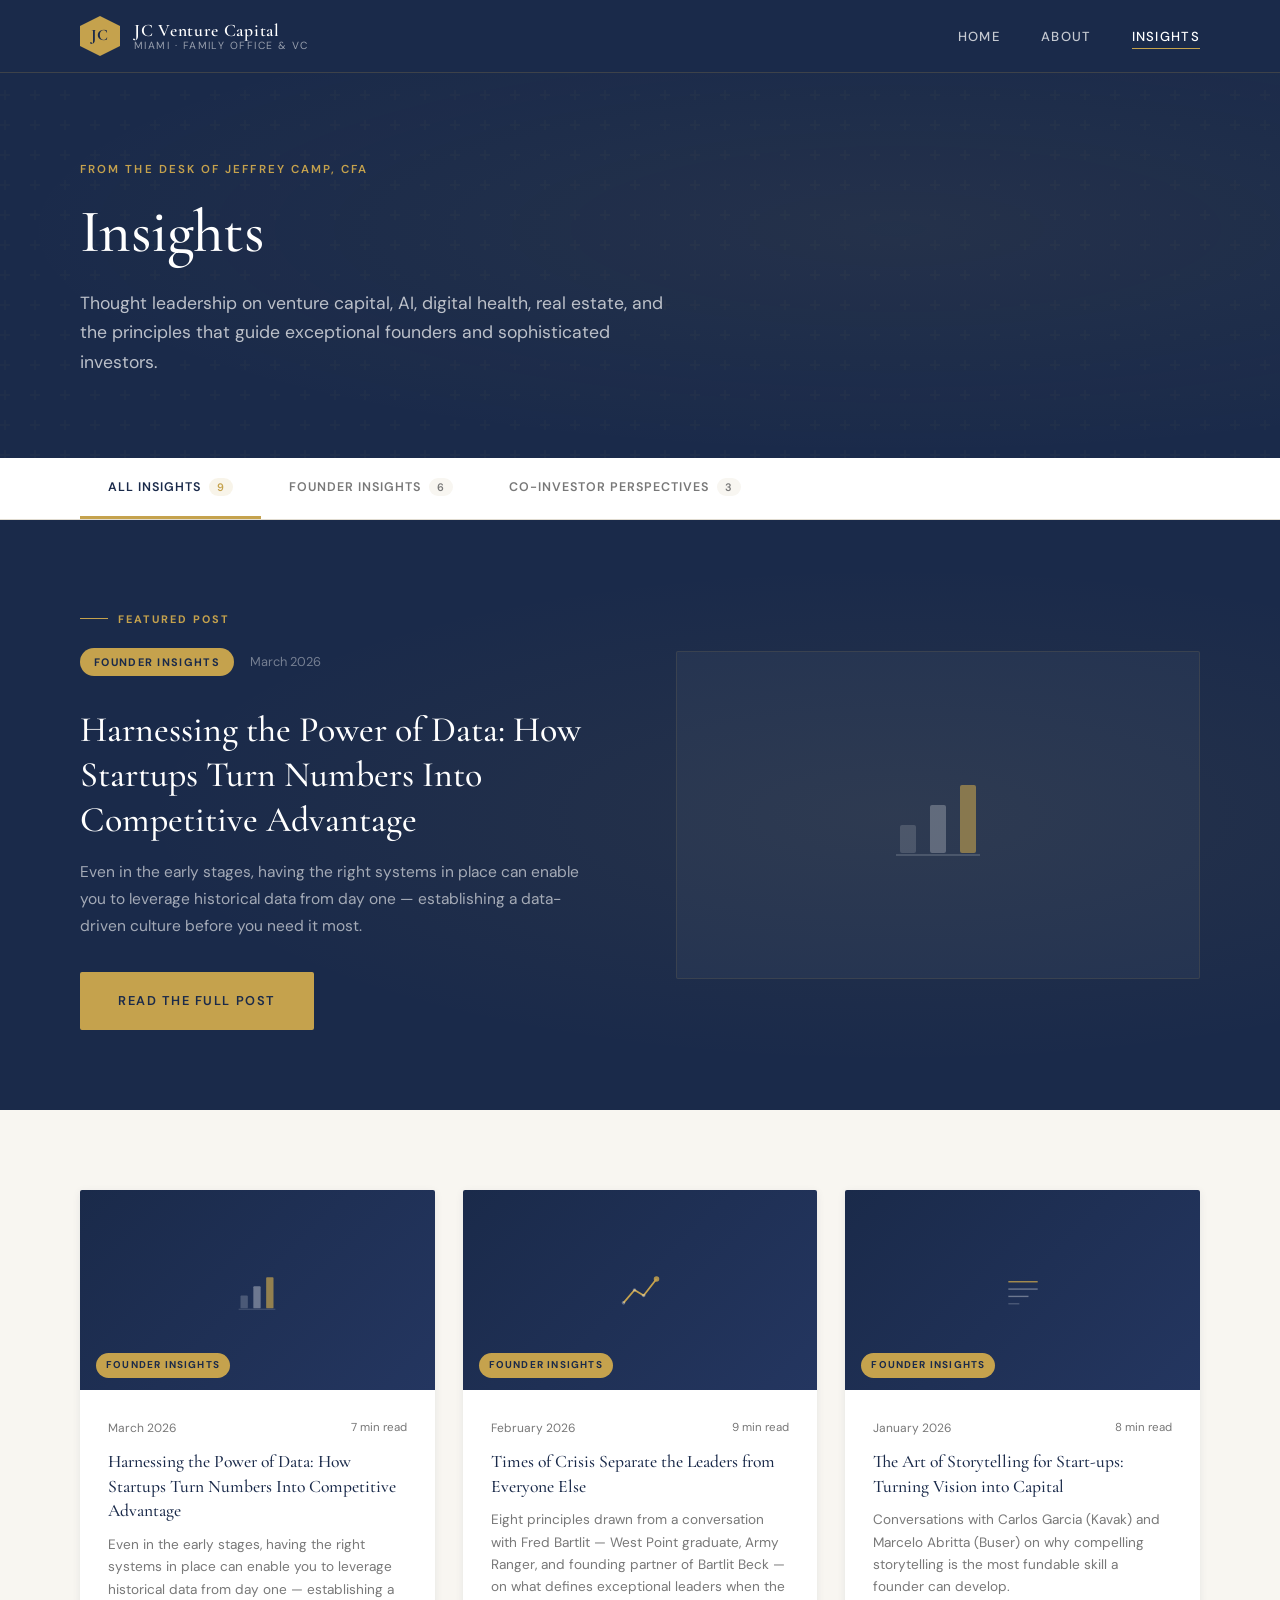
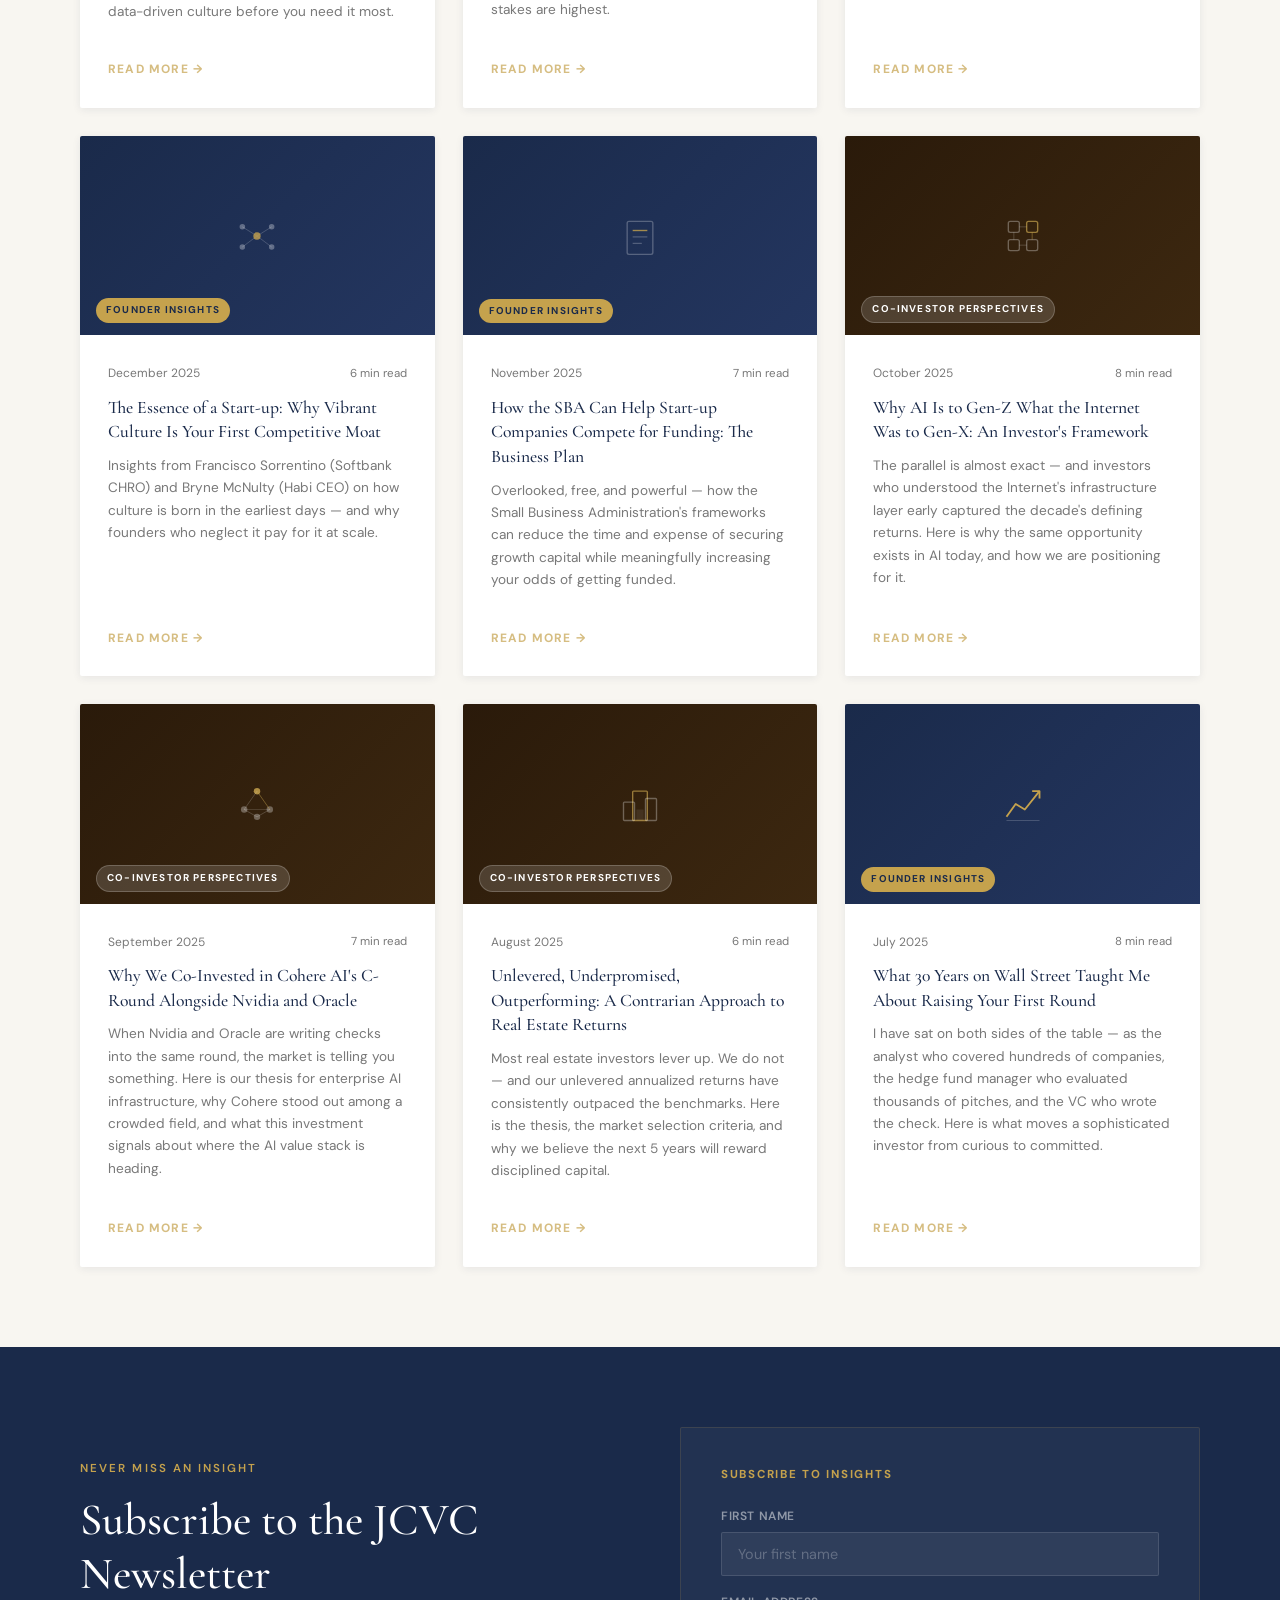
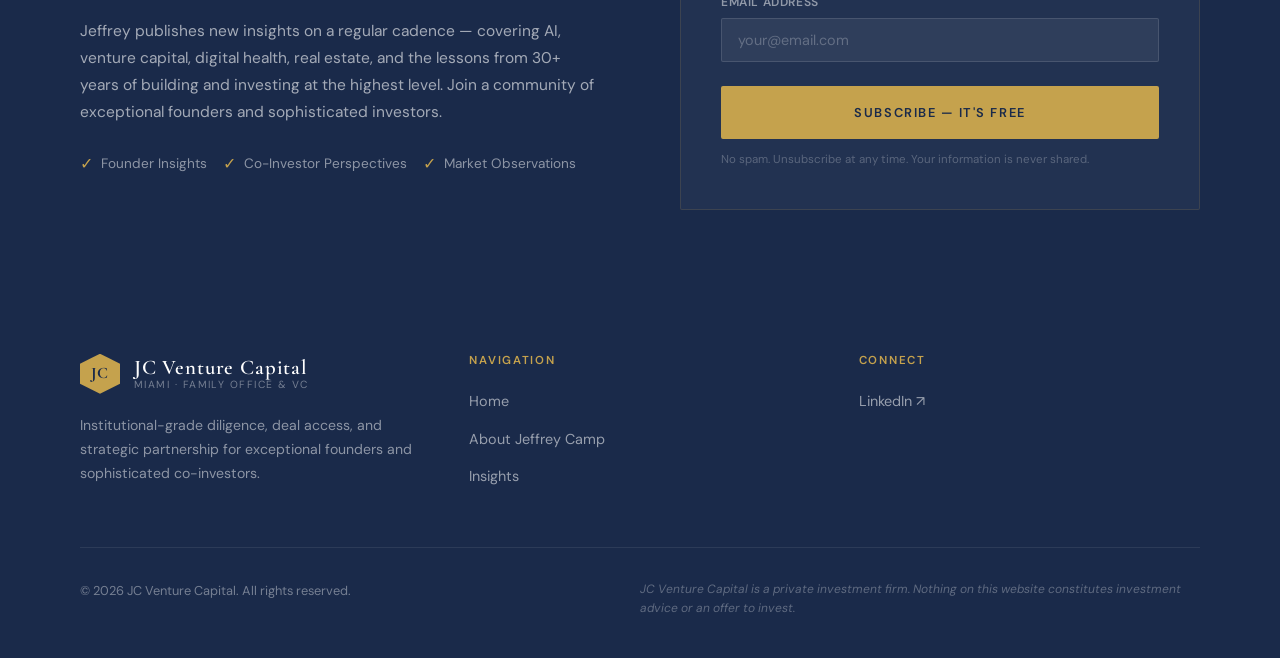
<file: insights.html>
<!DOCTYPE html>
<html lang="en">
<head>
  <meta charset="UTF-8" />
  <meta name="viewport" content="width=device-width, initial-scale=1.0" />
  <title>Insights — JC Venture Capital</title>
  <meta name="description" content="Thought leadership from Jeffrey Camp, CFA — covering AI, venture capital, digital health, real estate, and the principles that guide exceptional founders and co-investors." />
  <link rel="stylesheet" href="style.css" />
  <style>
    /* NOTE: These inline styles should be merged into style.css during the
       Squarespace build phase to leverage browser caching. */

    /* ── INSIGHTS-SPECIFIC STYLES ── */

    /* Category filter bar */
    .filter-bar {
      background: var(--white);
      border-bottom: 1px solid var(--border);
      padding: 0;
      position: sticky;
      top: 72px;
      z-index: 100;
    }

    .filter-inner {
      display: flex;
      align-items: center;
      gap: 0;
      overflow-x: auto;
      -webkit-overflow-scrolling: touch;
    }

    .filter-btn {
      display: inline-flex;
      align-items: center;
      gap: 8px;
      font-family: 'DM Sans', sans-serif;
      font-size: 0.78rem;
      font-weight: 600;
      letter-spacing: 0.08em;
      text-transform: uppercase;
      color: var(--text-light);
      background: none;
      border: none;
      border-bottom: 3px solid transparent;
      padding: 20px 28px;
      cursor: pointer;
      white-space: nowrap;
      transition: all var(--transition);
    }

    .filter-btn:hover { color: var(--navy); }

    .filter-btn.active {
      color: var(--navy);
      border-bottom-color: var(--gold);
    }

    .filter-count {
      font-size: 0.68rem;
      background: var(--cream);
      color: var(--text-light);
      padding: 2px 8px;
      border-radius: 100px;
    }

    .filter-btn.active .filter-count {
      background: rgba(197,162,77,0.12);
      color: var(--gold);
    }

    /* Featured/hero post */
    .featured-post {
      background: var(--navy);
      padding: 80px 0;
      position: relative;
      overflow: hidden;
    }

    .featured-post::before {
      content: '';
      position: absolute;
      inset: 0;
      background: radial-gradient(ellipse at 70% 50%, rgba(197,162,77,0.07) 0%, transparent 60%);
    }

    .featured-inner {
      display: grid;
      grid-template-columns: 1fr 1fr;
      gap: 72px;
      align-items: center;
      position: relative;
      z-index: 1;
    }

    .featured-label {
      display: inline-flex;
      align-items: center;
      gap: 10px;
      margin-bottom: 20px;
    }

    .featured-label-bar {
      width: 28px; height: 1px; background: var(--gold);
    }

    .featured-label-text {
      font-size: 0.68rem;
      font-weight: 700;
      letter-spacing: 0.18em;
      text-transform: uppercase;
      color: var(--gold);
    }

    .featured-post h2 {
      color: var(--white);
      font-size: clamp(1.6rem, 2.8vw, 2.4rem);
      margin-bottom: 16px;
      line-height: 1.25;
    }

    .featured-post p {
      color: rgba(255,255,255,0.6);
      font-size: 0.97rem;
      line-height: 1.75;
      margin-bottom: 32px;
    }

    .featured-meta {
      display: flex;
      align-items: center;
      gap: 16px;
      flex-wrap: wrap;
      margin-bottom: 32px;
    }

    .featured-category {
      font-size: 0.68rem;
      font-weight: 700;
      letter-spacing: 0.12em;
      text-transform: uppercase;
      color: var(--navy);
      background: var(--gold);
      padding: 5px 14px;
      border-radius: 100px;
    }

    .featured-date {
      font-size: 0.8rem;
      color: rgba(255,255,255,0.4);
    }

    .featured-image {
      background: rgba(255,255,255,0.04);
      border: 1px solid rgba(197,162,77,0.12);
      border-radius: var(--radius);
      aspect-ratio: 16/10;
      display: flex;
      align-items: center;
      justify-content: center;
      opacity: 0.65;
    }

    /* Post grid */
    .posts-section { background: var(--cream); padding: 80px 0; }

    .posts-grid {
      display: grid;
      grid-template-columns: repeat(3, 1fr);
      gap: 28px;
    }

    .post-card {
      background: var(--white);
      border-radius: var(--radius);
      overflow: hidden;
      box-shadow: var(--shadow-sm);
      transition: all 0.3s ease;
      display: flex;
      flex-direction: column;
    }

    .post-card:hover { box-shadow: var(--shadow-md); transform: translateY(-4px); }

    .post-card-image {
      min-height: 160px;
      aspect-ratio: 16/9;
      display: flex;
      align-items: center;
      justify-content: center;
      position: relative;
    }

    .post-card-image.cat-founder { background: linear-gradient(135deg, #1A2A4A 0%, #243660 100%); }
    .post-card-image.cat-coinvestor { background: linear-gradient(135deg, #2A1A0A 0%, #3D2810 100%); }

    .post-card-cat {
      position: absolute;
      bottom: 12px;
      left: 16px;
      font-size: 0.62rem;
      font-weight: 700;
      letter-spacing: 0.12em;
      text-transform: uppercase;
      padding: 4px 10px;
      border-radius: 100px;
    }

    .post-card-cat.founder { background: var(--gold); color: var(--navy); }
    .post-card-cat.coinvestor { background: rgba(255,255,255,0.15); color: var(--white); border: 1px solid rgba(255,255,255,0.2); }

    .post-card-body {
      padding: 28px;
      flex: 1;
      display: flex;
      flex-direction: column;
    }

    .post-meta {
      display: flex;
      justify-content: space-between;
      align-items: center;
      margin-bottom: 12px;
    }

    .post-date { font-size: 0.75rem; color: var(--text-light); }
    .post-read-time { font-size: 0.72rem; color: var(--text-light); }

    .post-card-body h3 {
      font-size: 1.1rem;
      line-height: 1.4;
      margin-bottom: 10px;
      color: var(--navy);
    }

    .post-card-body p {
      font-size: 0.85rem;
      color: var(--text-light);
      line-height: 1.65;
      flex: 1;
    }

    .post-read-link {
      display: inline-flex;
      align-items: center;
      gap: 6px;
      font-size: 0.75rem;
      font-weight: 700;
      letter-spacing: 0.1em;
      text-transform: uppercase;
      color: var(--gold);
      margin-top: 20px;
      transition: gap var(--transition), color var(--transition);
    }

    .post-read-link:hover { gap: 10px; color: var(--navy); }
    .post-read-link[aria-disabled="true"] { pointer-events: none; opacity: 0.7; }

    /* Empty state */
    .posts-empty {
      display: none;
      text-align: center;
      padding: 64px 32px;
      color: var(--text-light);
      font-size: 0.95rem;
      grid-column: 1 / -1;
    }

    /* Newsletter CTA */
    .newsletter-cta {
      background: var(--navy);
      padding: 80px 0;
    }

    .newsletter-inner {
      display: grid;
      grid-template-columns: 1fr 1fr;
      gap: 80px;
      align-items: center;
    }

    .newsletter-copy h2 { color: var(--white); margin-bottom: 16px; }
    .newsletter-copy p { color: rgba(255,255,255,0.6); font-size: 0.97rem; line-height: 1.75; }

    .newsletter-form {
      background: rgba(255,255,255,0.04);
      border: 1px solid rgba(197,162,77,0.15);
      border-radius: var(--radius);
      padding: 40px;
    }

    .newsletter-form h4 {
      color: var(--gold);
      font-family: 'DM Sans', sans-serif;
      font-size: 0.72rem;
      font-weight: 700;
      letter-spacing: 0.15em;
      text-transform: uppercase;
      margin-bottom: 24px;
    }

    .form-row { margin-bottom: 16px; }

    .form-row label {
      display: block;
      font-size: 0.75rem;
      font-weight: 600;
      letter-spacing: 0.05em;
      color: rgba(255,255,255,0.5);
      text-transform: uppercase;
      margin-bottom: 6px;
    }

    .form-row input {
      width: 100%;
      background: rgba(255,255,255,0.06);
      border: 1px solid rgba(255,255,255,0.12);
      border-radius: var(--radius);
      padding: 12px 16px;
      font-family: 'DM Sans', sans-serif;
      font-size: 0.9rem;
      color: var(--white);
      outline: none;
      transition: border-color var(--transition);
    }

    .form-row input::placeholder { color: rgba(255,255,255,0.25); }
    .form-row input:focus { border-color: var(--gold); }

    .newsletter-form .btn { width: 100%; justify-content: center; margin-top: 8px; }

    .newsletter-note {
      font-size: 0.72rem;
      color: rgba(255,255,255,0.25);
      margin-top: 12px;
      line-height: 1.5;
    }

    @media (max-width: 1000px) {
      .posts-grid { grid-template-columns: repeat(2, 1fr); }
      .featured-inner { grid-template-columns: 1fr; gap: 40px; }
      .featured-image { display: none; }
      .newsletter-inner { grid-template-columns: 1fr; gap: 48px; }
    }

    @media (max-width: 640px) {
      .posts-grid { grid-template-columns: 1fr; }
    }
  </style>
</head>
<body>

  <!-- ══════ NAVIGATION ══════ -->
  <header class="site-header" id="site-header">
    <div class="container">
      <nav class="nav-inner">
        <a href="index.html" class="nav-logo" aria-label="JC Venture Capital Home">
          <div class="nav-logo-mark"><span>JC</span></div>
          <div class="nav-logo-text">
            <span class="nav-logo-name">JC Venture Capital</span>
            <span class="nav-logo-sub">Miami · Family Office &amp; VC</span>
          </div>
        </a>
        <ul class="nav-links" id="nav-links">
          <li><a href="index.html">Home</a></li>
          <li><a href="about.html">About</a></li>
          <li><a href="insights.html" class="active">Insights</a></li>
        </ul>
        <button class="nav-toggle" id="nav-toggle" aria-label="Toggle navigation">
          <span></span><span></span><span></span>
        </button>
      </nav>
    </div>
  </header>

  <!-- ══════ PAGE HERO ══════ -->
  <section class="page-hero">
    <div class="container">
      <div class="page-hero-content">
        <span class="section-label">From the Desk of Jeffrey Camp, CFA</span>
        <h1>Insights</h1>
        <p>Thought leadership on venture capital, AI, digital health, real estate, and the principles that guide exceptional founders and sophisticated investors.</p>
      </div>
    </div>
  </section>

  <!-- ══════ CATEGORY FILTERS ══════ -->
  <div class="filter-bar">
    <div class="container">
      <div class="filter-inner" role="group" aria-label="Filter by category">
        <button class="filter-btn active" data-filter="all" aria-pressed="true">
          All Insights <span class="filter-count" id="count-all">0</span>
        </button>
        <button class="filter-btn" data-filter="founder" aria-pressed="false">
          Founder Insights <span class="filter-count" id="count-founder">0</span>
        </button>
        <button class="filter-btn" data-filter="coinvestor" aria-pressed="false">
          Co-Investor Perspectives <span class="filter-count" id="count-coinvestor">0</span>
        </button>
      </div>
    </div>
  </div>

  <!-- ══════ FEATURED POST ══════ -->
  <section class="featured-post">
    <div class="container">
      <div class="featured-inner">
        <div class="fade-in">
          <div class="featured-label">
            <div class="featured-label-bar"></div>
            <span class="featured-label-text">Featured Post</span>
          </div>
          <div class="featured-meta">
            <span class="featured-category">Founder Insights</span>
            <span class="featured-date">March 2026</span>
          </div>
          <h2>Harnessing the Power of Data: How Startups Turn Numbers Into Competitive Advantage</h2>
          <p>
            Even in the early stages, having the right systems in place can enable you to leverage
            historical data from day one — establishing a data-driven culture before you need it most.
          </p>
          <a href="#post-1" class="btn btn-primary">Read the Full Post</a>
        </div>
        <!-- Abstract bar-chart graphic — intentional design element -->
        <div class="featured-image fade-in">
          <svg viewBox="0 0 96 96" width="96" height="96" fill="none" aria-hidden="true">
            <rect x="10" y="58" width="16" height="28" rx="2" fill="rgba(255,255,255,0.15)"/>
            <rect x="40" y="38" width="16" height="48" rx="2" fill="rgba(255,255,255,0.25)"/>
            <rect x="70" y="18" width="16" height="68" rx="2" fill="#C5A24D" opacity="0.6"/>
            <line x1="6" y1="88" x2="90" y2="88" stroke="rgba(255,255,255,0.2)" stroke-width="1.5"/>
          </svg>
        </div>
      </div>
    </div>
  </section>

  <!-- ══════ POST GRID ══════ -->
  <section class="posts-section">
    <div class="container">

      <!-- CONTENT STRATEGY: Each post card should eventually link to a full post page
           following the format: Hook (first-person anecdote) → Core Insight → 3–5 Actionable
           Takeaways → JCVC View. Post URLs should follow /insights/post-slug pattern. -->

      <div class="posts-grid" id="posts-grid">

        <!-- Post 1 -->
        <article class="post-card fade-in" data-category="founder" id="post-1">
          <div class="post-card-image cat-founder">
            <!-- Ascending bars: data / competitive advantage -->
            <svg viewBox="0 0 48 48" width="44" height="44" fill="none" aria-hidden="true">
              <rect x="6" y="30" width="8" height="14" rx="1" fill="rgba(255,255,255,0.2)"/>
              <rect x="20" y="20" width="8" height="24" rx="1" fill="rgba(255,255,255,0.35)"/>
              <rect x="34" y="10" width="8" height="34" rx="1" fill="#C5A24D" opacity="0.7"/>
              <line x1="4" y1="45" x2="44" y2="45" stroke="rgba(255,255,255,0.2)" stroke-width="1"/>
            </svg>
            <span class="post-card-cat founder">Founder Insights</span>
          </div>
          <div class="post-card-body">
            <div class="post-meta">
              <span class="post-date">March 2026</span>
              <span class="post-read-time">7 min read</span>
            </div>
            <h3>Harnessing the Power of Data: How Startups Turn Numbers Into Competitive Advantage</h3>
            <p>Even in the early stages, having the right systems in place can enable you to leverage historical data from day one — establishing a data-driven culture before you need it most.</p>
            <a href="#" class="post-read-link" aria-disabled="true" role="link">Read More →</a>
          </div>
        </article>

        <!-- Post 2 -->
        <article class="post-card fade-in" data-category="founder">
          <div class="post-card-image cat-founder">
            <!-- Trend line with peak: leadership under pressure -->
            <svg viewBox="0 0 48 48" width="44" height="44" fill="none" aria-hidden="true">
              <polyline points="6,38 18,24 28,30 42,12" stroke="#C5A24D" stroke-width="2" stroke-linejoin="round" fill="none"/>
              <circle cx="6"  cy="38" r="2" fill="rgba(255,255,255,0.3)"/>
              <circle cx="18" cy="24" r="2" fill="rgba(255,255,255,0.3)"/>
              <circle cx="28" cy="30" r="2" fill="rgba(255,255,255,0.3)"/>
              <circle cx="42" cy="12" r="3" fill="#C5A24D" opacity="0.85"/>
            </svg>
            <span class="post-card-cat founder">Founder Insights</span>
          </div>
          <div class="post-card-body">
            <div class="post-meta">
              <span class="post-date">February 2026</span>
              <span class="post-read-time">9 min read</span>
            </div>
            <h3>Times of Crisis Separate the Leaders from Everyone Else</h3>
            <p>Eight principles drawn from a conversation with Fred Bartlit — West Point graduate, Army Ranger, and founding partner of Bartlit Beck — on what defines exceptional leaders when the stakes are highest.</p>
            <a href="#" class="post-read-link" aria-disabled="true" role="link">Read More →</a>
          </div>
        </article>

        <!-- Post 3 -->
        <article class="post-card fade-in" data-category="founder">
          <div class="post-card-image cat-founder">
            <!-- Text lines: storytelling / narrative -->
            <svg viewBox="0 0 48 48" width="44" height="44" fill="none" aria-hidden="true">
              <line x1="8" y1="15" x2="40" y2="15" stroke="#C5A24D" stroke-width="1.5" opacity="0.85"/>
              <line x1="8" y1="23" x2="40" y2="23" stroke="rgba(255,255,255,0.35)" stroke-width="1.5"/>
              <line x1="8" y1="31" x2="30" y2="31" stroke="rgba(255,255,255,0.35)" stroke-width="1.5"/>
              <line x1="8" y1="39" x2="20" y2="39" stroke="rgba(255,255,255,0.2)"  stroke-width="1.5"/>
            </svg>
            <span class="post-card-cat founder">Founder Insights</span>
          </div>
          <div class="post-card-body">
            <div class="post-meta">
              <span class="post-date">January 2026</span>
              <span class="post-read-time">8 min read</span>
            </div>
            <h3>The Art of Storytelling for Start-ups: Turning Vision into Capital</h3>
            <p>Conversations with Carlos Garcia (Kavak) and Marcelo Abritta (Buser) on why compelling storytelling is the most fundable skill a founder can develop.</p>
            <a href="#" class="post-read-link" aria-disabled="true" role="link">Read More →</a>
          </div>
        </article>

        <!-- Post 4 -->
        <article class="post-card fade-in" data-category="founder">
          <div class="post-card-image cat-founder">
            <!-- Network nodes: culture / connected teams -->
            <svg viewBox="0 0 48 48" width="44" height="44" fill="none" aria-hidden="true">
              <line x1="24" y1="24" x2="8"  cy2="14" x2="8"  y2="14" stroke="rgba(255,255,255,0.2)" stroke-width="1"/>
              <line x1="24" y1="24" x2="40" y2="14" stroke="rgba(255,255,255,0.2)" stroke-width="1"/>
              <line x1="24" y1="24" x2="8"  y2="36" stroke="rgba(255,255,255,0.2)" stroke-width="1"/>
              <line x1="24" y1="24" x2="40" y2="36" stroke="rgba(255,255,255,0.2)" stroke-width="1"/>
              <circle cx="24" cy="24" r="4"  fill="#C5A24D" opacity="0.8"/>
              <circle cx="8"  cy="14" r="3"  fill="rgba(255,255,255,0.3)"/>
              <circle cx="40" cy="14" r="3"  fill="rgba(255,255,255,0.3)"/>
              <circle cx="8"  cy="36" r="3"  fill="rgba(255,255,255,0.3)"/>
              <circle cx="40" cy="36" r="3"  fill="rgba(255,255,255,0.3)"/>
            </svg>
            <span class="post-card-cat founder">Founder Insights</span>
          </div>
          <div class="post-card-body">
            <div class="post-meta">
              <span class="post-date">December 2025</span>
              <span class="post-read-time">6 min read</span>
            </div>
            <h3>The Essence of a Start-up: Why Vibrant Culture Is Your First Competitive Moat</h3>
            <p>Insights from Francisco Sorrentino (Softbank CHRO) and Bryne McNulty (Habi CEO) on how culture is born in the earliest days — and why founders who neglect it pay for it at scale.</p>
            <a href="#" class="post-read-link" aria-disabled="true" role="link">Read More →</a>
          </div>
        </article>

        <!-- Post 5 -->
        <article class="post-card fade-in" data-category="founder">
          <div class="post-card-image cat-founder">
            <!-- Document with ruled lines: research / SBA -->
            <svg viewBox="0 0 48 48" width="44" height="44" fill="none" aria-hidden="true">
              <rect x="10" y="8" width="28" height="36" rx="2" stroke="rgba(255,255,255,0.25)" stroke-width="1.5" fill="none"/>
              <line x1="16" y1="18" x2="32" y2="18" stroke="#C5A24D"               stroke-width="1.5" opacity="0.8"/>
              <line x1="16" y1="25" x2="32" y2="25" stroke="rgba(255,255,255,0.3)" stroke-width="1"/>
              <line x1="16" y1="32" x2="26" y2="32" stroke="rgba(255,255,255,0.3)" stroke-width="1"/>
            </svg>
            <span class="post-card-cat founder">Founder Insights</span>
          </div>
          <div class="post-card-body">
            <div class="post-meta">
              <span class="post-date">November 2025</span>
              <span class="post-read-time">7 min read</span>
            </div>
            <h3>How the SBA Can Help Start-up Companies Compete for Funding: The Business Plan</h3>
            <p>Overlooked, free, and powerful — how the Small Business Administration's frameworks can reduce the time and expense of securing growth capital while meaningfully increasing your odds of getting funded.</p>
            <a href="#" class="post-read-link" aria-disabled="true" role="link">Read More →</a>
          </div>
        </article>

        <!-- Post 6 — Co-Investor -->
        <article class="post-card fade-in" data-category="coinvestor">
          <div class="post-card-image cat-coinvestor">
            <!-- Grid / circuit nodes: AI infrastructure layer -->
            <svg viewBox="0 0 48 48" width="44" height="44" fill="none" aria-hidden="true">
              <rect x="8"  y="8"  width="12" height="12" rx="2" stroke="rgba(255,255,255,0.3)" stroke-width="1.5" fill="none"/>
              <rect x="28" y="8"  width="12" height="12" rx="2" stroke="#C5A24D"               stroke-width="1.5" fill="none" opacity="0.7"/>
              <rect x="8"  y="28" width="12" height="12" rx="2" stroke="rgba(255,255,255,0.3)" stroke-width="1.5" fill="none"/>
              <rect x="28" y="28" width="12" height="12" rx="2" stroke="rgba(255,255,255,0.3)" stroke-width="1.5" fill="none"/>
              <line x1="20" y1="14" x2="28" y2="14" stroke="rgba(255,255,255,0.2)" stroke-width="1"/>
              <line x1="14" y1="20" x2="14" y2="28" stroke="rgba(255,255,255,0.2)" stroke-width="1"/>
              <line x1="34" y1="20" x2="34" y2="28" stroke="#C5A24D"               stroke-width="1" opacity="0.5"/>
              <line x1="20" y1="34" x2="28" y2="34" stroke="rgba(255,255,255,0.2)" stroke-width="1"/>
            </svg>
            <span class="post-card-cat coinvestor">Co-Investor Perspectives</span>
          </div>
          <div class="post-card-body">
            <div class="post-meta">
              <span class="post-date">October 2025</span>
              <span class="post-read-time">8 min read</span>
            </div>
            <h3>Why AI Is to Gen-Z What the Internet Was to Gen-X: An Investor's Framework</h3>
            <p>The parallel is almost exact — and investors who understood the Internet's infrastructure layer early captured the decade's defining returns. Here is why the same opportunity exists in AI today, and how we are positioning for it.</p>
            <a href="#" class="post-read-link" aria-disabled="true" role="link">Read More →</a>
          </div>
        </article>

        <!-- Post 7 — Co-Investor -->
        <article class="post-card fade-in" data-category="coinvestor">
          <div class="post-card-image cat-coinvestor">
            <!-- Neural network diamond: Cohere AI / enterprise AI -->
            <svg viewBox="0 0 48 48" width="44" height="44" fill="none" aria-hidden="true">
              <circle cx="24" cy="10" r="3.5" fill="#C5A24D" opacity="0.85"/>
              <circle cx="10" cy="30" r="3.5" fill="rgba(255,255,255,0.3)"/>
              <circle cx="24" cy="38" r="3.5" fill="rgba(255,255,255,0.3)"/>
              <circle cx="38" cy="30" r="3.5" fill="rgba(255,255,255,0.3)"/>
              <line x1="24" y1="10" x2="10" y2="30" stroke="rgba(255,255,255,0.2)" stroke-width="1"/>
              <line x1="24" y1="10" x2="38" y2="30" stroke="#C5A24D"               stroke-width="1" opacity="0.5"/>
              <line x1="10" y1="30" x2="24" y2="38" stroke="rgba(255,255,255,0.2)" stroke-width="1"/>
              <line x1="38" y1="30" x2="24" y2="38" stroke="rgba(255,255,255,0.2)" stroke-width="1"/>
              <line x1="10" y1="30" x2="38" y2="30" stroke="rgba(255,255,255,0.15)" stroke-width="1"/>
            </svg>
            <span class="post-card-cat coinvestor">Co-Investor Perspectives</span>
          </div>
          <div class="post-card-body">
            <div class="post-meta">
              <span class="post-date">September 2025</span>
              <span class="post-read-time">7 min read</span>
            </div>
            <h3>Why We Co-Invested in Cohere AI's C-Round Alongside Nvidia and Oracle</h3>
            <p>When Nvidia and Oracle are writing checks into the same round, the market is telling you something. Here is our thesis for enterprise AI infrastructure, why Cohere stood out among a crowded field, and what this investment signals about where the AI value stack is heading.</p>
            <a href="#" class="post-read-link" aria-disabled="true" role="link">Read More →</a>
          </div>
        </article>

        <!-- Post 8 — Co-Investor -->
        <article class="post-card fade-in" data-category="coinvestor">
          <div class="post-card-image cat-coinvestor">
            <!-- Building skyline: real estate -->
            <svg viewBox="0 0 48 48" width="44" height="44" fill="none" aria-hidden="true">
              <rect x="16" y="10" width="16" height="32" rx="1" stroke="#C5A24D"               stroke-width="1.5" fill="none" opacity="0.7"/>
              <rect x="6"  y="22" width="12" height="20" rx="1" stroke="rgba(255,255,255,0.3)" stroke-width="1.5" fill="none"/>
              <rect x="30" y="18" width="12" height="24" rx="1" stroke="rgba(255,255,255,0.3)" stroke-width="1.5" fill="none"/>
              <rect x="20" y="30" width="8"  height="12"        fill="rgba(255,255,255,0.08)"/>
            </svg>
            <span class="post-card-cat coinvestor">Co-Investor Perspectives</span>
          </div>
          <div class="post-card-body">
            <div class="post-meta">
              <span class="post-date">August 2025</span>
              <span class="post-read-time">6 min read</span>
            </div>
            <h3>Unlevered, Underpromised, Outperforming: A Contrarian Approach to Real Estate Returns</h3>
            <p>Most real estate investors lever up. We do not — and our unlevered annualized returns have consistently outpaced the benchmarks. Here is the thesis, the market selection criteria, and why we believe the next 5 years will reward disciplined capital.</p>
            <a href="#" class="post-read-link" aria-disabled="true" role="link">Read More →</a>
          </div>
        </article>

        <!-- Post 9 — Founder -->
        <article class="post-card fade-in" data-category="founder">
          <div class="post-card-image cat-founder">
            <!-- Upward trend arrow: fundraising / Wall Street -->
            <svg viewBox="0 0 48 48" width="44" height="44" fill="none" aria-hidden="true">
              <polyline points="6,38 16,24 26,30 42,10"  stroke="#C5A24D" stroke-width="2" stroke-linejoin="round" fill="none"/>
              <polyline points="34,10 42,10 42,18"        stroke="#C5A24D" stroke-width="2" stroke-linejoin="round" fill="none"/>
              <line x1="6" y1="42" x2="42" y2="42" stroke="rgba(255,255,255,0.2)" stroke-width="1"/>
            </svg>
            <span class="post-card-cat founder">Founder Insights</span>
          </div>
          <div class="post-card-body">
            <div class="post-meta">
              <span class="post-date">July 2025</span>
              <span class="post-read-time">8 min read</span>
            </div>
            <h3>What 30 Years on Wall Street Taught Me About Raising Your First Round</h3>
            <p>I have sat on both sides of the table — as the analyst who covered hundreds of companies, the hedge fund manager who evaluated thousands of pitches, and the VC who wrote the check. Here is what moves a sophisticated investor from curious to committed.</p>
            <a href="#" class="post-read-link" aria-disabled="true" role="link">Read More →</a>
          </div>
        </article>

        <!-- Empty state: shown when a filtered category has no matching posts -->
        <div class="posts-empty" id="posts-empty" aria-live="polite">
          No posts in this category yet — check back soon.
        </div>

      </div><!-- /posts-grid -->
    </div>
  </section>

  <!-- ══════ NEWSLETTER CTA ══════ -->
  <section class="newsletter-cta">
    <div class="container">
      <div class="newsletter-inner">
        <div class="newsletter-copy fade-in">
          <span class="section-label" style="color:var(--gold);">Never Miss an Insight</span>
          <h2 style="color:var(--white);">Subscribe to the JCVC Newsletter</h2>
          <p>
            Jeffrey publishes new insights on a regular cadence — covering AI, venture capital,
            digital health, real estate, and the lessons from 30+ years of building and investing
            at the highest level. Join a community of exceptional founders and sophisticated investors.
          </p>
          <div style="margin-top:24px; display:flex; gap:16px; flex-wrap:wrap;">
            <div style="display:flex; align-items:center; gap:8px;">
              <span style="color:var(--gold); font-size:1rem;">✓</span>
              <span style="font-size:0.85rem; color:rgba(255,255,255,0.5);">Founder Insights</span>
            </div>
            <div style="display:flex; align-items:center; gap:8px;">
              <span style="color:var(--gold); font-size:1rem;">✓</span>
              <span style="font-size:0.85rem; color:rgba(255,255,255,0.5);">Co-Investor Perspectives</span>
            </div>
            <div style="display:flex; align-items:center; gap:8px;">
              <span style="color:var(--gold); font-size:1rem;">✓</span>
              <span style="font-size:0.85rem; color:rgba(255,255,255,0.5);">Market Observations</span>
            </div>
          </div>
        </div>
        <div class="newsletter-form fade-in">
          <h4>Subscribe to Insights</h4>
          <div class="form-row">
            <label for="nl-first">First Name</label>
            <input type="text" id="nl-first" placeholder="Your first name" />
          </div>
          <div class="form-row">
            <label for="nl-email">Email Address</label>
            <input type="email" id="nl-email" placeholder="your@email.com" />
          </div>
          <button type="button" class="btn btn-primary" style="width:100%; justify-content:center; margin-top:8px;">
            Subscribe — It's Free
          </button>
          <!-- Note: Email integration to be configured via Squarespace Email Campaigns during site build. -->
          <p class="newsletter-note">No spam. Unsubscribe at any time. Your information is never shared.</p>
        </div>
      </div>
    </div>
  </section>

  <!-- ══════ FOOTER ══════ -->
  <footer class="site-footer">
    <div class="container">
      <div class="footer-inner">
        <div class="footer-brand">
          <div class="nav-logo" style="margin-bottom:16px;">
            <div class="nav-logo-mark"><span>JC</span></div>
            <div class="nav-logo-text">
              <span class="nav-logo-name">JC Venture Capital</span>
              <span class="nav-logo-sub">Miami · Family Office &amp; VC</span>
            </div>
          </div>
          <p>Institutional-grade diligence, deal access, and strategic partnership for exceptional founders and sophisticated co-investors.</p>
        </div>
        <div class="footer-col">
          <h5>Navigation</h5>
          <ul>
            <li><a href="index.html">Home</a></li>
            <li><a href="about.html">About Jeffrey Camp</a></li>
            <li><a href="insights.html">Insights</a></li>
          </ul>
        </div>
        <div class="footer-col">
          <h5>Connect</h5>
          <ul>
            <li><a href="#" id="linkedin-link">LinkedIn ↗</a></li>
          </ul>
        </div>
      </div>
      <div class="footer-bottom">
        <p class="footer-copyright">© 2026 JC Venture Capital. All rights reserved.</p>
        <p class="footer-disclaimer">JC Venture Capital is a private investment firm. Nothing on this website constitutes investment advice or an offer to invest.</p>
      </div>
    </div>
  </footer>

  <script>
    // Scroll header
    const header = document.getElementById('site-header');
    window.addEventListener('scroll', () => header.classList.toggle('scrolled', window.scrollY > 20));

    // Mobile nav
    const toggle = document.getElementById('nav-toggle');
    const navLinks = document.getElementById('nav-links');
    toggle.addEventListener('click', () => navLinks.classList.toggle('open'));

    // IntersectionObserver — unobserves each element once visible, disconnects when all are done
    const fadeEls = document.querySelectorAll('.fade-in');
    let remaining = fadeEls.length;
    const observer = new IntersectionObserver((entries) => {
      entries.forEach(e => {
        if (e.isIntersecting) {
          e.target.classList.add('visible');
          observer.unobserve(e.target);
          remaining--;
          if (remaining === 0) observer.disconnect();
        }
      });
    }, { threshold: 0.1, rootMargin: '0px 0px -40px 0px' });
    fadeEls.forEach(el => observer.observe(el));

    // Dynamic filter counts — reads live DOM so counts stay accurate as posts are added
    function updateCounts() {
      document.getElementById('count-all').textContent       = document.querySelectorAll('.post-card').length;
      document.getElementById('count-founder').textContent   = document.querySelectorAll('.post-card[data-category="founder"]').length;
      document.getElementById('count-coinvestor').textContent = document.querySelectorAll('.post-card[data-category="coinvestor"]').length;
    }
    updateCounts();

    // Category filter — maintains aria-pressed state and shows empty state when needed
    const filterBtns  = document.querySelectorAll('.filter-btn');
    const posts        = document.querySelectorAll('.post-card');
    const emptyState   = document.getElementById('posts-empty');

    filterBtns.forEach(btn => {
      btn.addEventListener('click', () => {
        filterBtns.forEach(b => {
          b.classList.remove('active');
          b.setAttribute('aria-pressed', 'false');
        });
        btn.classList.add('active');
        btn.setAttribute('aria-pressed', 'true');

        const filter = btn.dataset.filter;
        let visibleCount = 0;

        posts.forEach(post => {
          if (filter === 'all' || post.dataset.category === filter) {
            post.style.display = 'flex';
            visibleCount++;
          } else {
            post.style.display = 'none';
          }
        });

        emptyState.style.display = visibleCount === 0 ? 'block' : 'none';
      });
    });
  </script>

</body>
</html>
</file>
<file: style.css>
/* ============================================================
   JC VENTURE CAPITAL — Shared Stylesheet
   Brand: Navy #1A2A4A | Gold #C5A24D | Cream #F8F6F1 | White #FFFFFF
   Fonts: Cormorant Garamond (headings) | DM Sans (body)
   ============================================================ */

@import url('https://fonts.googleapis.com/css2?family=Cormorant+Garamond:ital,wght@0,300;0,400;0,500;0,600;0,700;1,300;1,400;1,600&family=DM+Sans:ital,opsz,wght@0,9..40,300;0,9..40,400;0,9..40,500;0,9..40,600;1,9..40,300;1,9..40,400&display=swap');

/* ── Reset & Base ── */
*, *::before, *::after { box-sizing: border-box; margin: 0; padding: 0; }

:root {
  --navy:  #1A2A4A;
  --gold:  #C5A24D;
  --gold-light: #D4B86A;
  --cream: #F8F6F1;
  --white: #FFFFFF;
  --text-dark: #1A1A1A;
  --text-mid: #4A4A4A;
  --text-light: #787878;
  --border: #E0DBD0;
  --shadow-sm: 0 2px 8px rgba(26,42,74,0.08);
  --shadow-md: 0 4px 20px rgba(26,42,74,0.12);
  --shadow-lg: 0 8px 40px rgba(26,42,74,0.16);
  --radius: 2px;
  --radius-sm: 1px;
  --transition: 0.25s ease;
  --max-width: 1200px;
}

html { scroll-behavior: smooth; font-size: 16px; }

body {
  font-family: 'DM Sans', 'Helvetica Neue', Arial, sans-serif;
  background-color: var(--cream);
  color: var(--text-dark);
  line-height: 1.7;
  -webkit-font-smoothing: antialiased;
  -moz-osx-font-smoothing: grayscale;
}

/* ── Typography ── */
h1, h2, h3, h4, h5, h6 {
  font-family: 'Cormorant Garamond', Georgia, 'Times New Roman', serif;
  line-height: 1.2;
  color: var(--navy);
  font-weight: 500;
}

h1 { font-size: clamp(2.4rem, 5vw, 3.8rem); letter-spacing: -0.01em; }
h2 { font-size: clamp(1.9rem, 3.5vw, 2.8rem); }
h3 { font-size: clamp(1.4rem, 2.5vw, 1.9rem); }
h4 { font-size: 1.3rem; font-weight: 600; }
h5 { font-size: 1.1rem; font-weight: 600; }

p { margin-bottom: 1rem; color: var(--text-mid); }
p:last-child { margin-bottom: 0; }

a { color: var(--gold); text-decoration: none; transition: color var(--transition); }
a:hover { color: var(--navy); }

strong { font-weight: 600; color: var(--text-dark); }

/* ── Layout Utilities ── */
.container {
  width: 100%;
  max-width: var(--max-width);
  margin: 0 auto;
  padding: 0 40px;
}

.section { padding: 96px 0; }
.section-sm { padding: 64px 0; }
.section-lg { padding: 120px 0; }

.section-label {
  font-family: 'DM Sans', sans-serif;
  font-size: 0.72rem;
  font-weight: 600;
  letter-spacing: 0.18em;
  text-transform: uppercase;
  color: var(--gold);
  display: block;
  margin-bottom: 16px;
}

.section-header {
  max-width: 680px;
  margin-bottom: 56px;
}

.section-header.centered {
  max-width: 680px;
  margin: 0 auto 56px;
  text-align: center;
}

.text-center { text-align: center; }

.divider {
  width: 48px;
  height: 2px;
  background: var(--gold);
  margin: 24px 0;
}

.divider.centered { margin: 24px auto; }

/* ── Navigation ── */
.site-header {
  position: fixed;
  top: 0;
  left: 0;
  right: 0;
  z-index: 1000;
  background: var(--navy);
  border-bottom: 1px solid rgba(197,162,77,0.2);
  transition: box-shadow var(--transition);
}

.site-header.scrolled {
  box-shadow: 0 2px 24px rgba(26,42,74,0.3);
}

.nav-inner {
  display: flex;
  align-items: center;
  justify-content: space-between;
  height: 72px;
}

.nav-logo {
  display: flex;
  align-items: center;
  gap: 14px;
  text-decoration: none;
}

.nav-logo-mark {
  width: 40px;
  height: 40px;
  background: var(--gold);
  display: flex;
  align-items: center;
  justify-content: center;
  clip-path: polygon(50% 0%, 100% 25%, 100% 75%, 50% 100%, 0% 75%, 0% 25%);
}

.nav-logo-mark span {
  font-family: 'Cormorant Garamond', serif;
  font-weight: 700;
  font-size: 1rem;
  color: var(--navy);
  letter-spacing: 0.05em;
}

.nav-logo-text {
  display: flex;
  flex-direction: column;
  line-height: 1.1;
}

.nav-logo-name {
  font-family: 'Cormorant Garamond', serif;
  font-size: 1.1rem;
  font-weight: 600;
  color: var(--white);
  letter-spacing: 0.04em;
}

.nav-logo-sub {
  font-size: 0.65rem;
  font-weight: 400;
  letter-spacing: 0.14em;
  text-transform: uppercase;
  color: rgba(255,255,255,0.55);
}

.nav-links {
  display: flex;
  align-items: center;
  gap: 40px;
  list-style: none;
}

.nav-links a {
  font-size: 0.82rem;
  font-weight: 500;
  letter-spacing: 0.1em;
  text-transform: uppercase;
  color: rgba(255,255,255,0.75);
  transition: color var(--transition);
  position: relative;
  padding-bottom: 2px;
}

.nav-links a::after {
  content: '';
  position: absolute;
  bottom: -2px;
  left: 0;
  right: 0;
  height: 1px;
  background: var(--gold);
  transform: scaleX(0);
  transition: transform var(--transition);
  transform-origin: left;
}

.nav-links a:hover,
.nav-links a.active {
  color: var(--white);
}

.nav-links a:hover::after,
.nav-links a.active::after {
  transform: scaleX(1);
}

.nav-cta {
  font-size: 0.78rem !important;
  font-weight: 600 !important;
  letter-spacing: 0.12em !important;
  text-transform: uppercase !important;
  color: var(--navy) !important;
  background: var(--gold);
  padding: 10px 24px !important;
  border-radius: var(--radius);
  transition: background var(--transition), transform var(--transition) !important;
}

.nav-cta::after { display: none !important; }
.nav-cta:hover { background: var(--gold-light); transform: translateY(-1px); }

/* ── Buttons ── */
.btn {
  display: inline-flex;
  align-items: center;
  gap: 8px;
  font-family: 'DM Sans', sans-serif;
  font-size: 0.8rem;
  font-weight: 600;
  letter-spacing: 0.12em;
  text-transform: uppercase;
  padding: 16px 36px;
  border-radius: var(--radius);
  transition: all var(--transition);
  cursor: pointer;
  border: 2px solid transparent;
  text-decoration: none;
}

.btn-primary {
  background: var(--gold);
  color: var(--navy);
  border-color: var(--gold);
}

.btn-primary:hover {
  background: var(--gold-light);
  color: var(--navy);
  transform: translateY(-2px);
  box-shadow: 0 6px 20px rgba(197,162,77,0.3);
}

.btn-outline {
  background: transparent;
  color: var(--white);
  border-color: rgba(255,255,255,0.5);
}

.btn-outline:hover {
  background: rgba(255,255,255,0.08);
  color: var(--white);
  border-color: var(--white);
}

.btn-outline-navy {
  background: transparent;
  color: var(--navy);
  border-color: var(--navy);
}

.btn-outline-navy:hover {
  background: var(--navy);
  color: var(--white);
}

/* ── Cards ── */
.card {
  background: var(--white);
  border-radius: var(--radius);
  box-shadow: var(--shadow-sm);
  overflow: hidden;
  transition: box-shadow var(--transition), transform var(--transition);
}

.card:hover {
  box-shadow: var(--shadow-md);
  transform: translateY(-3px);
}

/* ── Grid ── */
.grid-4 { display: grid; grid-template-columns: repeat(4, 1fr); gap: 24px; }
.grid-3 { display: grid; grid-template-columns: repeat(3, 1fr); gap: 32px; }
.grid-2 { display: grid; grid-template-columns: repeat(2, 1fr); gap: 48px; }

/* ── Page Hero (non-homepage) ── */
.page-hero {
  background: var(--navy);
  padding: 160px 0 80px;
  position: relative;
  overflow: hidden;
}

.page-hero::before {
  content: '';
  position: absolute;
  top: 0; left: 0; right: 0; bottom: 0;
  background:
    radial-gradient(ellipse at 70% 50%, rgba(197,162,77,0.06) 0%, transparent 70%),
    url("data:image/svg+xml,%3Csvg width='60' height='60' viewBox='0 0 60 60' xmlns='http://www.w3.org/2000/svg'%3E%3Cg fill='none' fill-rule='evenodd'%3E%3Cg fill='%23C5A24D' fill-opacity='0.03'%3E%3Cpath d='M36 34v-4h-2v4h-4v2h4v4h2v-4h4v-2h-4zm0-30V0h-2v4h-4v2h4v4h2V6h4V4h-4zM6 34v-4H4v4H0v2h4v4h2v-4h4v-2H6zM6 4V0H4v4H0v2h4v4h2V6h4V4H6z'/%3E%3C/g%3E%3C/g%3E%3C/svg%3E");
  pointer-events: none;
}

.page-hero-content { position: relative; z-index: 1; }
.page-hero h1 { color: var(--white); margin-bottom: 20px; }
.page-hero p { color: rgba(255,255,255,0.7); font-size: 1.1rem; max-width: 600px; }

/* ── Gold Accent Bar ── */
.gold-bar {
  width: 48px;
  height: 3px;
  background: var(--gold);
  margin-bottom: 24px;
}

/* ── Footer ── */
.site-footer {
  background: var(--navy);
  color: rgba(255,255,255,0.7);
  padding: 64px 0 40px;
}

.footer-inner {
  display: grid;
  grid-template-columns: 1fr 1fr 1fr;
  gap: 48px;
  padding-bottom: 48px;
  border-bottom: 1px solid rgba(255,255,255,0.08);
  margin-bottom: 32px;
}

.footer-brand .nav-logo-name { font-size: 1.3rem; color: var(--white); }
.footer-brand .nav-logo-sub { color: rgba(255,255,255,0.4); }
.footer-brand p {
  color: rgba(255,255,255,0.5);
  font-size: 0.88rem;
  line-height: 1.7;
  margin-top: 20px;
}

.footer-col h5 {
  font-family: 'DM Sans', sans-serif;
  font-size: 0.72rem;
  font-weight: 600;
  letter-spacing: 0.15em;
  text-transform: uppercase;
  color: var(--gold);
  margin-bottom: 20px;
}

.footer-col ul { list-style: none; }
.footer-col ul li { margin-bottom: 10px; }
.footer-col ul li a {
  color: rgba(255,255,255,0.55);
  font-size: 0.9rem;
  transition: color var(--transition);
}
.footer-col ul li a:hover { color: var(--gold); }

.footer-bottom {
  display: flex;
  align-items: flex-start;
  justify-content: space-between;
  gap: 32px;
}

.footer-copyright {
  font-size: 0.8rem;
  color: rgba(255,255,255,0.4);
}

.footer-disclaimer {
  font-size: 0.75rem;
  color: rgba(255,255,255,0.3);
  max-width: 560px;
  line-height: 1.6;
  font-style: italic;
}

.footer-social {
  display: flex;
  gap: 16px;
}

.footer-social a {
  width: 36px;
  height: 36px;
  border: 1px solid rgba(255,255,255,0.15);
  border-radius: 50%;
  display: flex;
  align-items: center;
  justify-content: center;
  color: rgba(255,255,255,0.5);
  font-size: 0.75rem;
  font-weight: 700;
  transition: all var(--transition);
}

.footer-social a:hover {
  border-color: var(--gold);
  color: var(--gold);
  background: rgba(197,162,77,0.08);
}

/* ── Hamburger / Mobile Nav ── */
.nav-toggle {
  display: none;
  flex-direction: column;
  gap: 5px;
  cursor: pointer;
  padding: 4px;
  background: none;
  border: none;
}

.nav-toggle span {
  display: block;
  width: 24px;
  height: 2px;
  background: var(--white);
  transition: all var(--transition);
}

/* ── Responsive ── */
@media (max-width: 1100px) {
  .grid-4 { grid-template-columns: repeat(2, 1fr); }
  .container { padding: 0 32px; }
}

@media (max-width: 900px) {
  .grid-3 { grid-template-columns: repeat(2, 1fr); }
  .grid-2 { grid-template-columns: 1fr; }
  .footer-inner { grid-template-columns: 1fr 1fr; }
  .section { padding: 72px 0; }
}

@media (max-width: 768px) {
  .nav-links { display: none; }
  .nav-toggle { display: flex; }
  .nav-links.open {
    display: flex;
    flex-direction: column;
    position: fixed;
    top: 72px;
    left: 0;
    right: 0;
    background: var(--navy);
    padding: 32px 40px;
    gap: 24px;
    border-top: 1px solid rgba(197,162,77,0.2);
    box-shadow: 0 16px 40px rgba(0,0,0,0.3);
  }
  .nav-links.open .nav-cta {
    align-self: flex-start;
    padding: 12px 28px !important;
  }
  .grid-4 { grid-template-columns: 1fr; }
  .grid-3 { grid-template-columns: 1fr; }
  .footer-inner { grid-template-columns: 1fr; gap: 32px; }
  .footer-bottom { flex-direction: column; }
  .section { padding: 56px 0; }
  .container { padding: 0 24px; }
}

/* ── Scroll fade-in animation ── */
.fade-in {
  opacity: 0;
  transform: translateY(24px);
  transition: opacity 0.6s ease, transform 0.6s ease;
}

.fade-in.visible {
  opacity: 1;
  transform: translateY(0);
}

/* ── Utility ── */
.bg-navy { background: var(--navy); }
.bg-cream { background: var(--cream); }
.bg-white { background: var(--white); }
.color-gold { color: var(--gold); }
.color-navy { color: var(--navy); }
.color-white { color: var(--white) !important; }
.mt-0 { margin-top: 0; }
.mb-0 { margin-bottom: 0; }
.mt-8 { margin-top: 8px; }
.mb-8 { margin-bottom: 8px; }
.mt-16 { margin-top: 16px; }
.mb-16 { margin-bottom: 16px; }
.mt-24 { margin-top: 24px; }
.mb-24 { margin-bottom: 24px; }
.mt-32 { margin-top: 32px; }
.mb-32 { margin-bottom: 32px; }
.mt-48 { margin-top: 48px; }
.gap-16 { gap: 16px; }
.d-flex { display: flex; }
.align-center { align-items: center; }
</file>
